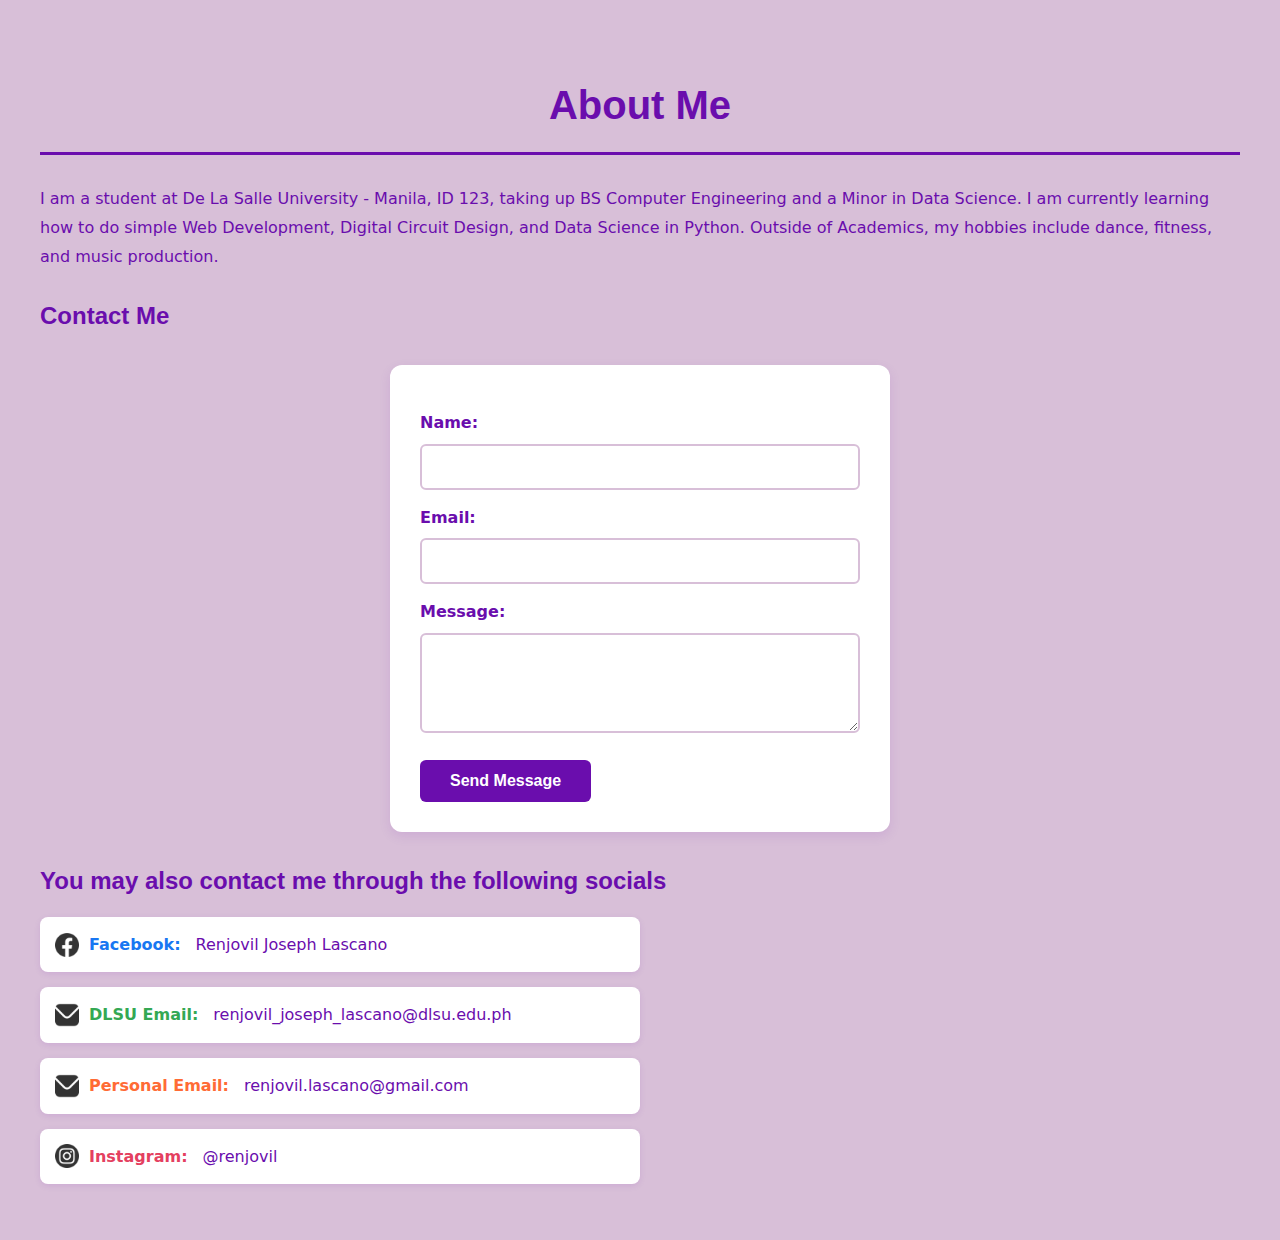
<file: about.html>
<!DOCTYPE html>
<html lang="en">
<head>
    <meta charset="UTF-8">
    <meta name="viewport" content="width=device-width, initial-scale=1.0">
    <title>About Me</title>
    <link rel="stylesheet" href="styles.css">
</head>
<body class="content-page">
    <h2 class="page-title">About Me</h2>
    
    <p>
        I am a student at De La Salle University - Manila, ID 123, taking up BS Computer Engineering and a Minor in Data Science. 
        I am currently learning how to do simple Web Development, Digital Circuit Design, and Data Science in Python. 
        Outside of Academics, my hobbies include dance, fitness, and music production.
    </p>

    <h2 class="section-title">Contact Me</h2>
    
    <form class="contact-form">
        <label for="name" class="form-label">Name:</label>
        <input type="text" id="name" name="name" class="form-input" required>

        <label for="email" class="form-label">Email:</label>
        <input type="email" id="email" name="email" class="form-input" required>

        <label for="message" class="form-label">Message:</label>
        <textarea id="message" name="message" rows="4" class="form-textarea" required></textarea>

        <input type="submit" value="Send Message" class="form-submit">
    </form>
    
    <h4 class="section-title">You may also contact me through the following socials</h4>
    
    <ul class="contact-list">
        <li>
            <img src="images/facebook.png" alt="Facebook" width="24" height="24" class="contact-icon">
            <span class="contact-type facebook">Facebook:</span> Renjovil Joseph Lascano
        </li>
        <li>
            <img src="images/envelope.png" alt="DLSU Email" width="24" height="24" class="contact-icon">
            <span class="contact-type email">DLSU Email:</span> renjovil_joseph_lascano@dlsu.edu.ph
        </li>
        <li>
            <img src="images/envelope.png" alt="Personal Email" width="24" height="24" class="contact-icon">
            <span class="contact-type personal-email">Personal Email:</span> renjovil.lascano@gmail.com
        </li>
        <li>
            <img src="images/instagram-circle.png" alt="Instagram" width="24" height="24" class="contact-icon">
            <span class="contact-type instagram">Instagram:</span> @renjovil 
        </li>
    </ul>
</body>
</html>
</file>
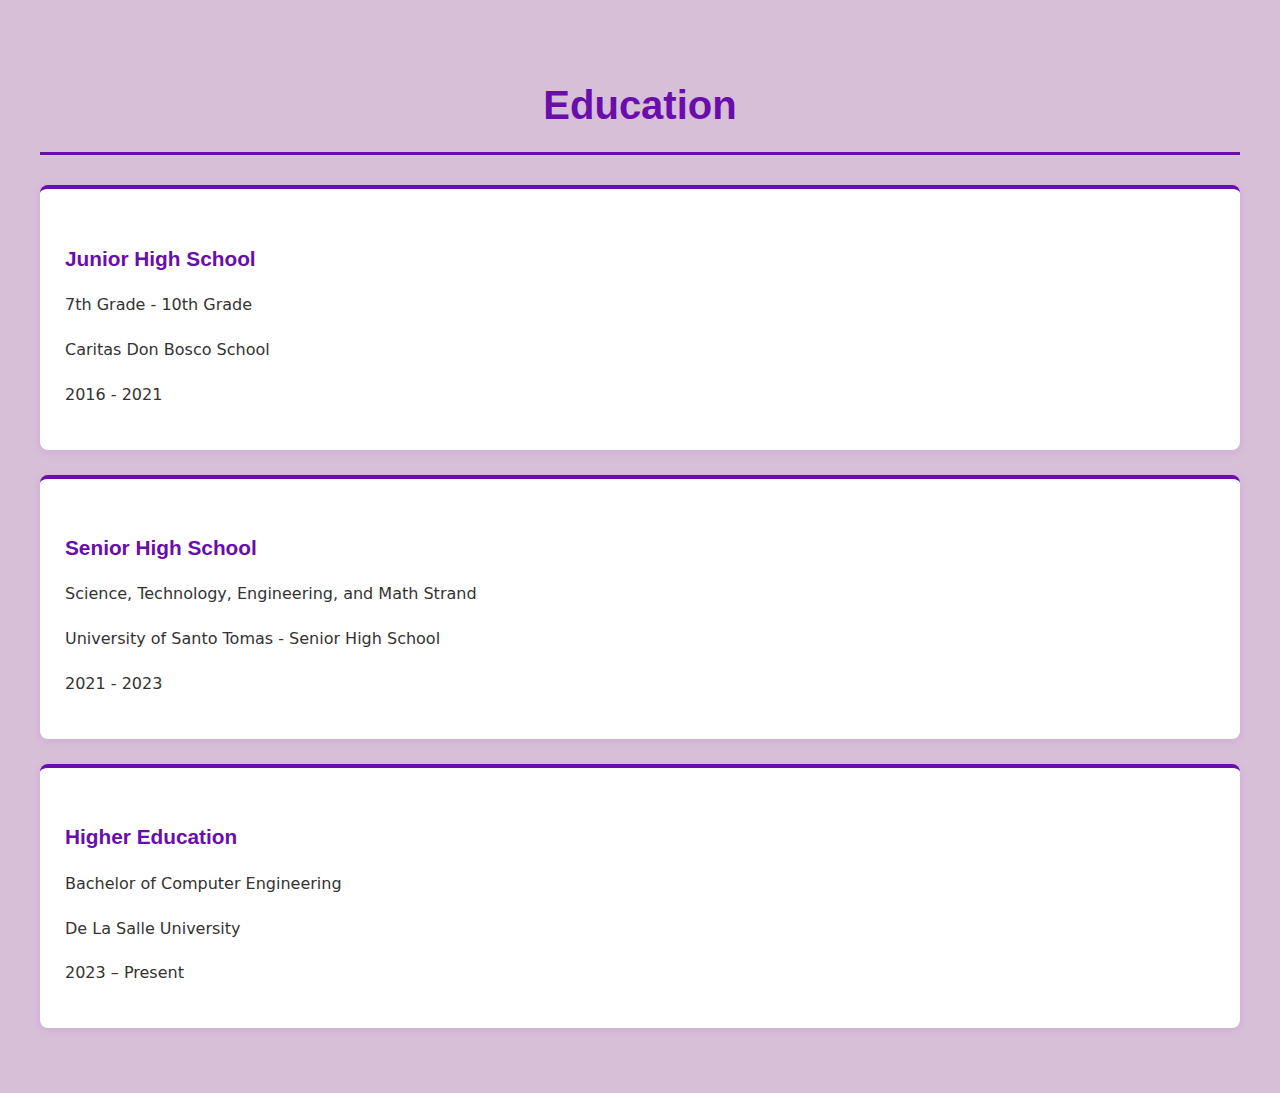
<file: education.html>
<!DOCTYPE html>
<html lang="en">
<head>
    <meta charset="UTF-8">
    <meta name="viewport" content="width=device-width, initial-scale=1.0">
    <title>Education</title>
    <link rel="stylesheet" href="styles.css">
</head>
<body class="content-page">
    <h2 class="page-title">Education</h2>

    <div class="education-container">
        <div class="education-block fade-in">
            <h4 class="education-level">Junior High School</h4>
            <div class="education-details">
                <p>7th Grade - 10th Grade</p>
                <p>Caritas Don Bosco School</p>
                <p>2016 - 2021</p>
            </div>
        </div>

        <div class="education-block fade-in">
            <h4 class="education-level">Senior High School</h4>
            <div class="education-details">
                <p>Science, Technology, Engineering, and Math Strand</p>
                <p>University of Santo Tomas - Senior High School</p>
                <p>2021 - 2023</p>
            </div>
        </div>

        <div class="education-block fade-in">
            <h4 class="education-level">Higher Education</h4>
            <div class="education-details">
                <p>Bachelor of Computer Engineering</p>
                <p>De La Salle University</p>
                <p>2023 – Present</p>
            </div>
        </div>
    </div>
</body>
</html>
</file>
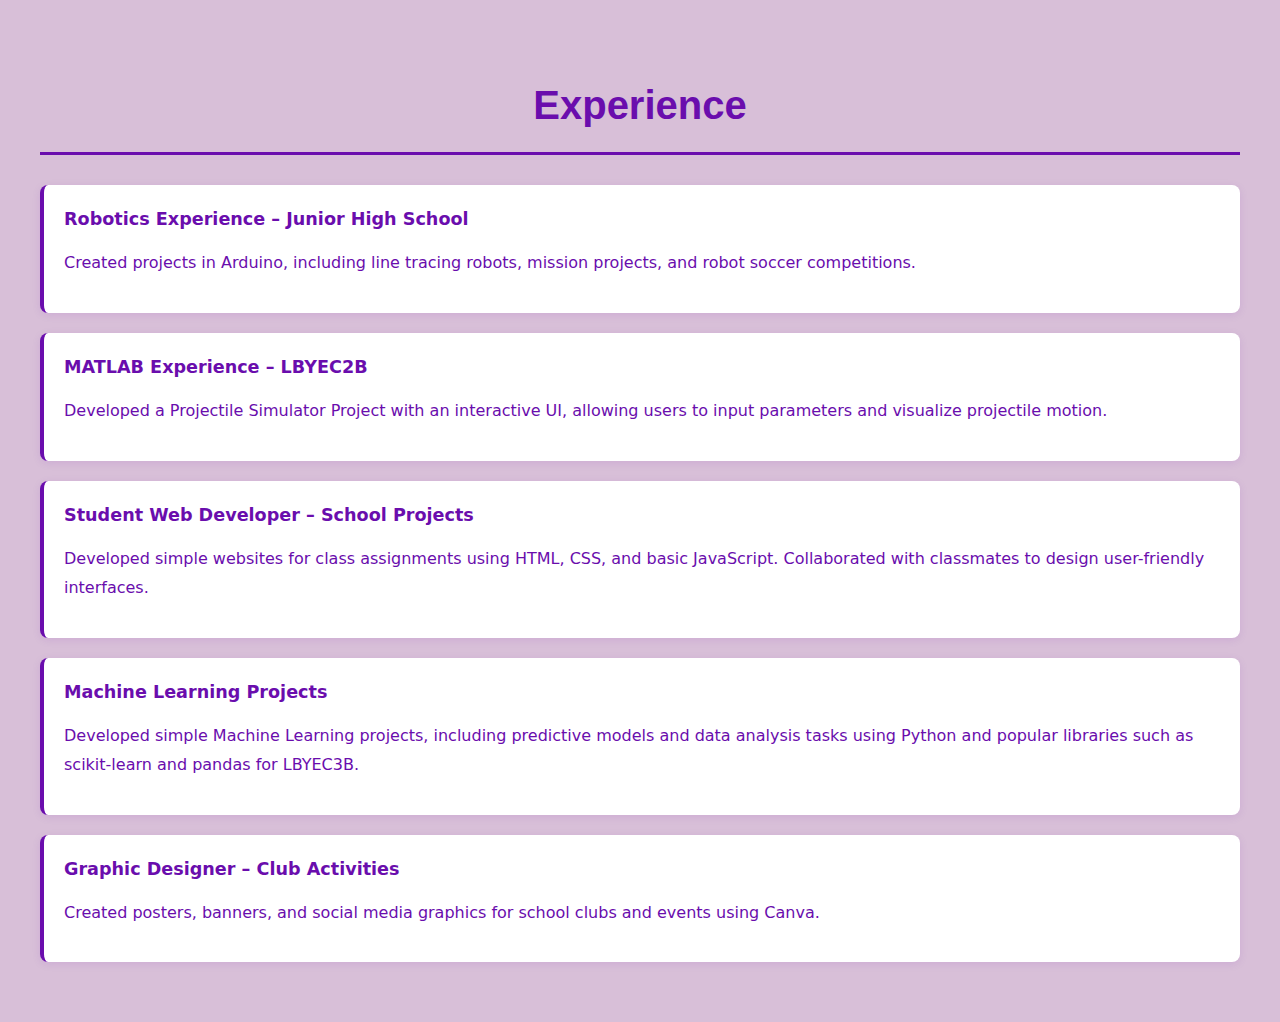
<file: experience.html>
<!DOCTYPE html>
<html lang="en">
<head>
    <meta charset="UTF-8">
    <meta name="viewport" content="width=device-width, initial-scale=1.0">
    <title>Experience</title>
    <link rel="stylesheet" href="styles.css">
</head>
<body class="content-page">
    <h2 class="page-title">Experience</h2>

    <ul class="content-list">
        <li class="fade-in">
            <div class="list-item-title">Robotics Experience – Junior High School</div>
            <p>Created projects in Arduino, including line tracing robots, mission projects, and robot soccer competitions.</p>
        </li>
        
        <li class="fade-in">
            <div class="list-item-title">MATLAB Experience – LBYEC2B</div>
            <p>Developed a Projectile Simulator Project with an interactive UI, allowing users to input parameters and visualize projectile motion.</p>
        </li>
        
        <li class="fade-in">
            <div class="list-item-title">Student Web Developer – School Projects</div>
            <p>Developed simple websites for class assignments using HTML, CSS, and basic JavaScript. Collaborated with classmates to design user-friendly interfaces.</p>
        </li>
        
        <li class="fade-in">
            <div class="list-item-title">Machine Learning Projects</div>
            <p>Developed simple Machine Learning projects, including predictive models and data analysis tasks using Python and popular libraries such as scikit-learn and pandas for LBYEC3B.</p>
        </li>
        
        <li class="fade-in">
            <div class="list-item-title">Graphic Designer – Club Activities</div>
            <p>Created posters, banners, and social media graphics for school clubs and events using Canva.</p>
        </li>
    </ul>
</body>
</html>
</file>
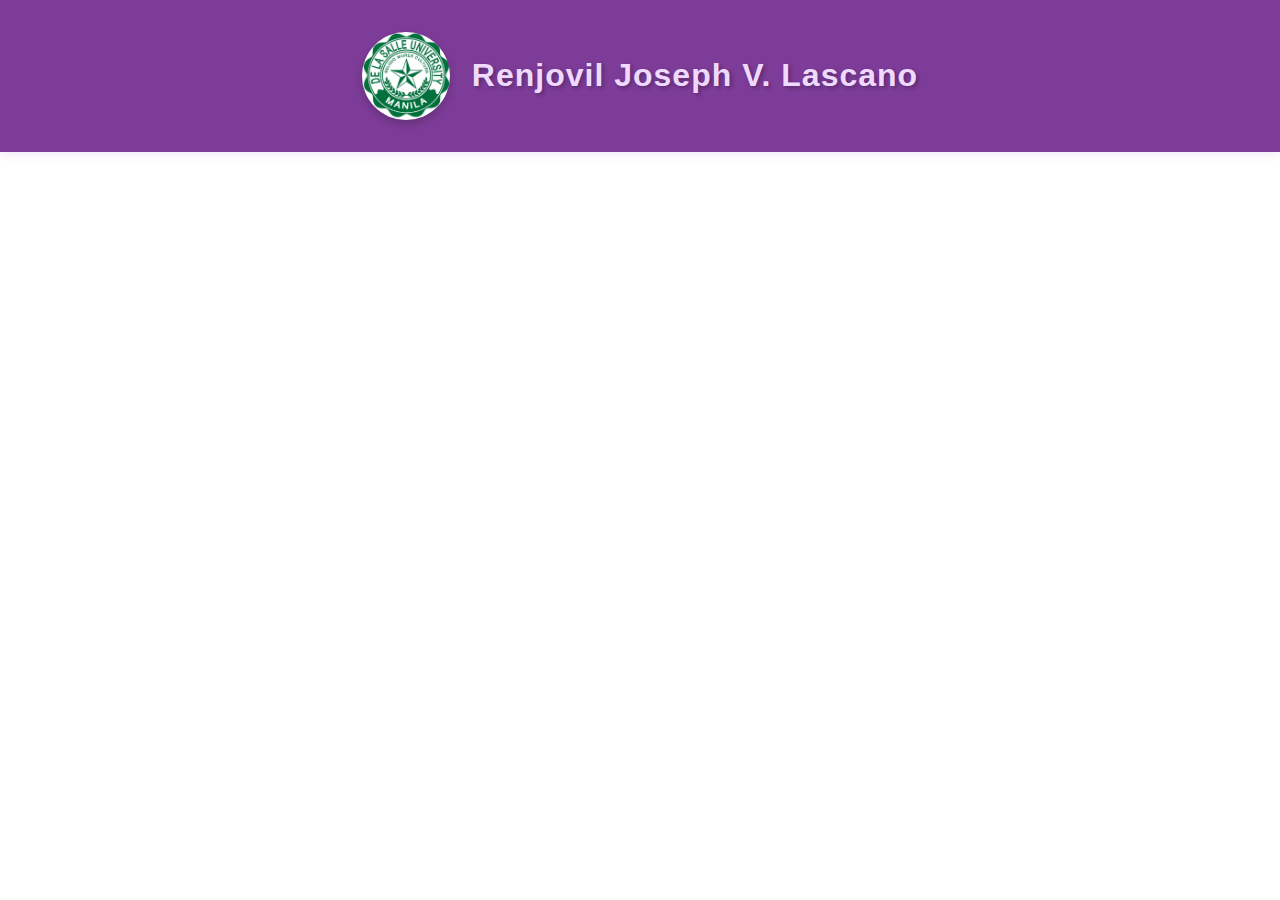
<file: header.html>
<!DOCTYPE html>
<html lang="en">
<head>
    <meta charset="UTF-8">
    <meta name="viewport" content="width=device-width, initial-scale=1.0">
    <title>Header</title>
    <link rel="stylesheet" href="styles.css">
</head>
<body>
    <div class="header-container">
        <table class="header-table" cellpadding="10">
            <tr>
                <td>
                    <img src="images/logo.jpg" alt="DLSU Logo - Truth, Excellence, Service" 
                         height="88" width="88" class="header-logo">
                </td>
                <td>
                    <h1 class="header-title">Renjovil Joseph V. Lascano</h1>
                </td>
            </tr>
        </table>
    </div>
</body>
</html>
</file>
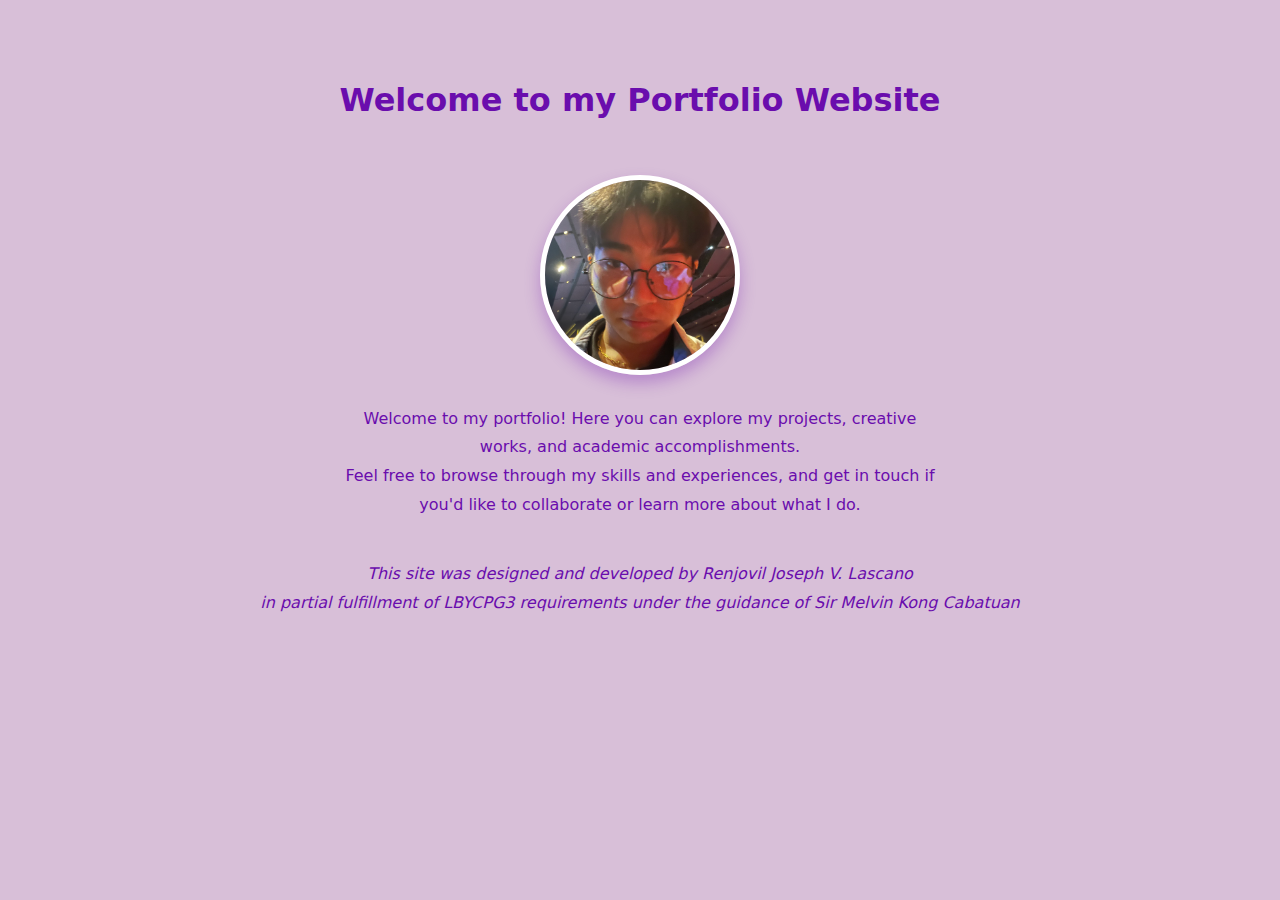
<file: home.html>
<!DOCTYPE html>
<html lang="en">
<head>
    <meta charset="UTF-8">
    <meta name="viewport" content="width=device-width, initial-scale=1.0">
    <title>Home - Portfolio</title>
    <link rel="stylesheet" href="css/styles.css">
</head>
<body class="content-page">
    <div class="text-center fade-in">
        <p class="welcome-message">Welcome to my Portfolio Website</p>
        
        <img src="images/selfportrait.jpeg" width="200" alt="Renjovil Joseph V. Lascano" class="profile-image">
        
        <p class="intro-text">
            Welcome to my portfolio! Here you can explore my projects, creative works, and academic accomplishments.
            <br>Feel free to browse through my skills and experiences, and get in touch if you'd like to collaborate or learn more about what I do.
        </p>
        
        <p class="footer-text">
            This site was designed and developed by Renjovil Joseph V. Lascano
            <br>in partial fulfillment of LBYCPG3 requirements under the guidance of Sir Melvin Kong Cabatuan
        </p>
    </div>
</body>
</html>
</file>
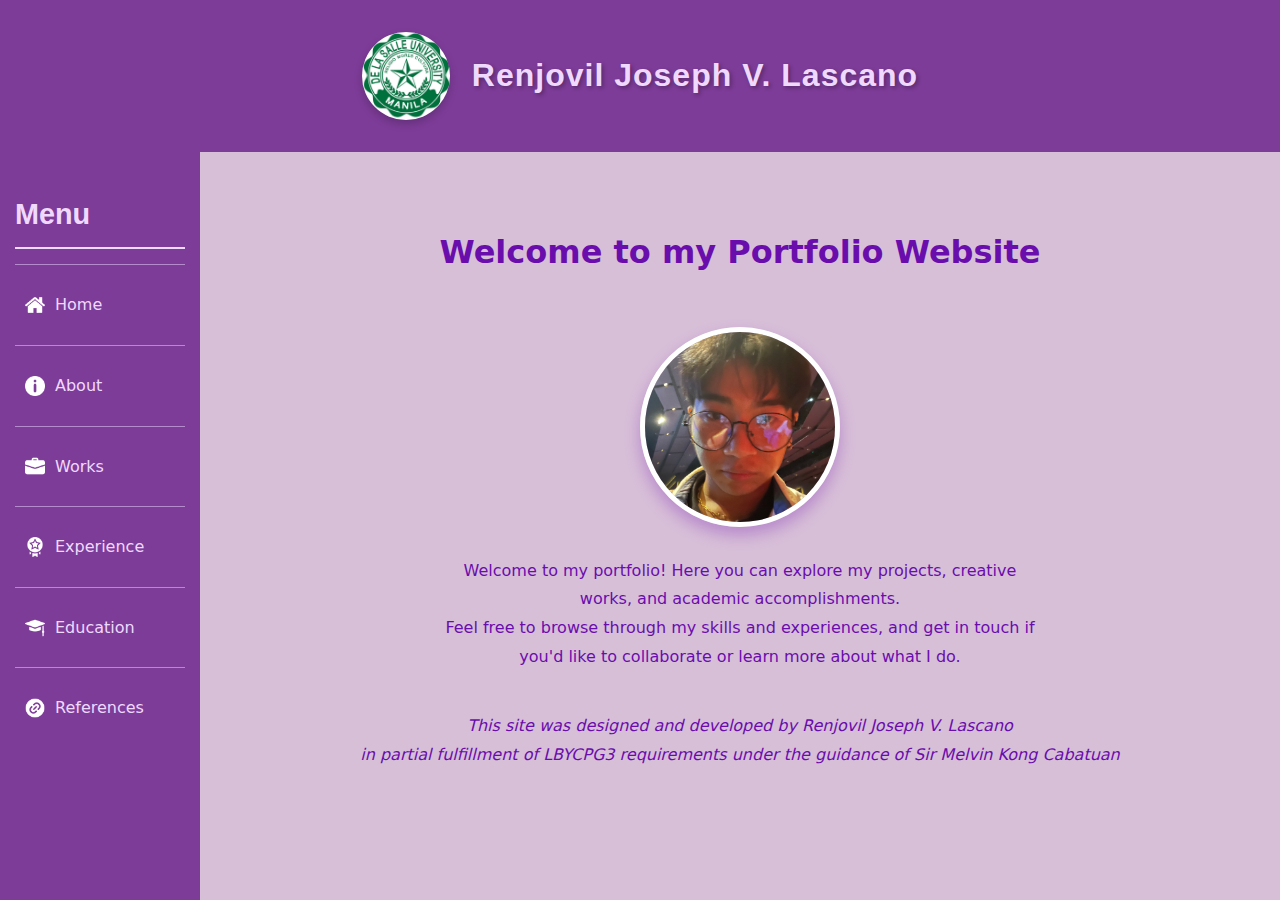
<file: index (1).html>
<!DOCTYPE html>
<html lang="en">
<head>
    <meta charset="UTF-8">
    <meta name="viewport" content="width=device-width, initial-scale=1.0">
    <title>Renjovil Joseph V. Lascano - Portfolio</title>
    <link rel="stylesheet" href="styles.css">
    <style>
        body {
            margin: 0;
            padding: 0;
            overflow: hidden;
        }
        
        .layout-container {
            display: grid;
            grid-template-rows: auto 1fr;
            grid-template-columns: 200px 1fr;
            height: 100vh;
        }
        
        .header-section {
            grid-column: 1 / -1;
        }
        
        .sidebar-section {
            overflow-y: auto;
        }
        
        .main-section {
            overflow-y: auto;
        }
        
        .main-section iframe {
            width: 100%;
            height: 100%;
            border: none;
        }
        
        @media screen and (max-width: 768px) {
            .layout-container {
                grid-template-columns: 1fr;
                grid-template-rows: auto auto 1fr;
            }
            
            .sidebar-section {
                grid-column: 1;
            }
        }
    </style>
</head>
<body>
    <div class="layout-container">
        <div class="header-section">
            <div class="header-container">
                <table class="header-table" cellpadding="10">
                    <tr>
                        <td>
                            <img src="images/logo.jpg" alt="DLSU Logo" height="88" width="88" class="header-logo">
                        </td>
                        <td>
                            <h1 class="header-title">Renjovil Joseph V. Lascano</h1>
                        </td>
                    </tr>
                </table>
            </div>
        </div>
        
        <div class="sidebar-section">
            <div class="menu-container">
                <h1 class="menu-title">Menu</h1>
                <hr class="menu-divider">
                
                <a href="home.html" target="mainContent" class="menu-link">
                    <img src="images/home.png" alt="Home" width="20" height="20">
                    <span>Home</span>
                </a>
                <hr class="menu-divider">
                
                <a href="about.html" target="mainContent" class="menu-link">
                    <img src="images/about.png" alt="About" width="20" height="20">
                    <span>About</span>
                </a>
                <hr class="menu-divider">
                
                <a href="works.html" target="mainContent" class="menu-link">
                    <img src="images/works.png" alt="Works" width="20" height="20">
                    <span>Works</span>
                </a>
                <hr class="menu-divider">
                
                <a href="experience.html" target="mainContent" class="menu-link">
                    <img src="images/experience.png" alt="Experience" width="20" height="20">
                    <span>Experience</span>
                </a>
                <hr class="menu-divider">
                
                <a href="education.html" target="mainContent" class="menu-link">
                    <img src="images/education.png" alt="Education" width="20" height="20">
                    <span>Education</span>
                </a>
                <hr class="menu-divider">
                
                <a href="references.html" target="mainContent" class="menu-link">
                    <img src="images/references.png" alt="References" width="20" height="20">
                    <span>References</span>
                </a>
            </div>
        </div>
        
        <div class="main-section">
            <iframe src="home.html" name="mainContent"></iframe>
        </div>
    </div>
</body>
</html>
</file>
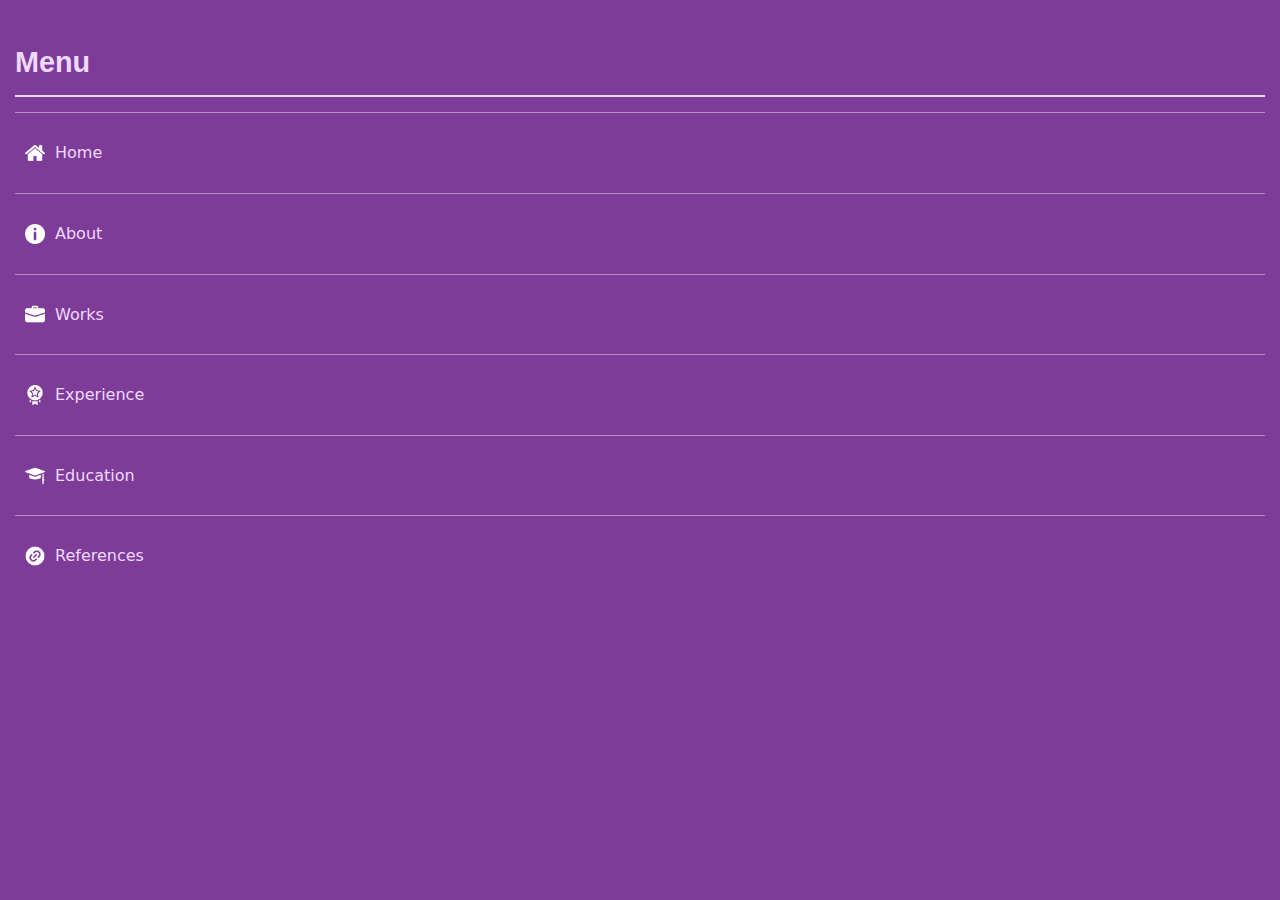
<file: menu.html>
<!DOCTYPE html>
<html lang="en">
<head>
    <meta charset="UTF-8">
    <meta name="viewport" content="width=device-width, initial-scale=1.0">
    <title>Navigation Menu</title>
    <link rel="stylesheet" href="styles.css">
</head>
<body>
    <div class="menu-container">
        <h1 class="menu-title">Menu</h1>
        <hr class="menu-divider">
        
        <a href="home.html" target="winmain" class="menu-link">
            <img src="images/home.png" alt="Home Icon" width="20" height="20">
            <span>Home</span>
        </a>
        <hr class="menu-divider">
        
        <a href="about.html" target="winmain" class="menu-link">
            <img src="images/about.png" alt="About Icon" width="20" height="20">
            <span>About</span>
        </a>
        <hr class="menu-divider">
        
        <a href="works.html" target="winmain" class="menu-link">
            <img src="images/works.png" alt="Works Icon" width="20" height="20">
            <span>Works</span>
        </a>
        <hr class="menu-divider">
        
        <a href="experience.html" target="winmain" class="menu-link">
            <img src="images/experience.png" alt="Experience Icon" width="20" height="20">
            <span>Experience</span>
        </a>
        <hr class="menu-divider">
        
        <a href="education.html" target="winmain" class="menu-link">
            <img src="images/education.png" alt="Education Icon" width="20" height="20">
            <span>Education</span>
        </a>
        <hr class="menu-divider">
        
        <a href="references.html" target="winmain" class="menu-link">
            <img src="images/references.png" alt="References Icon" width="20" height="20">
            <span>References</span>
        </a>
    </div>
</body>
</html>
</file>
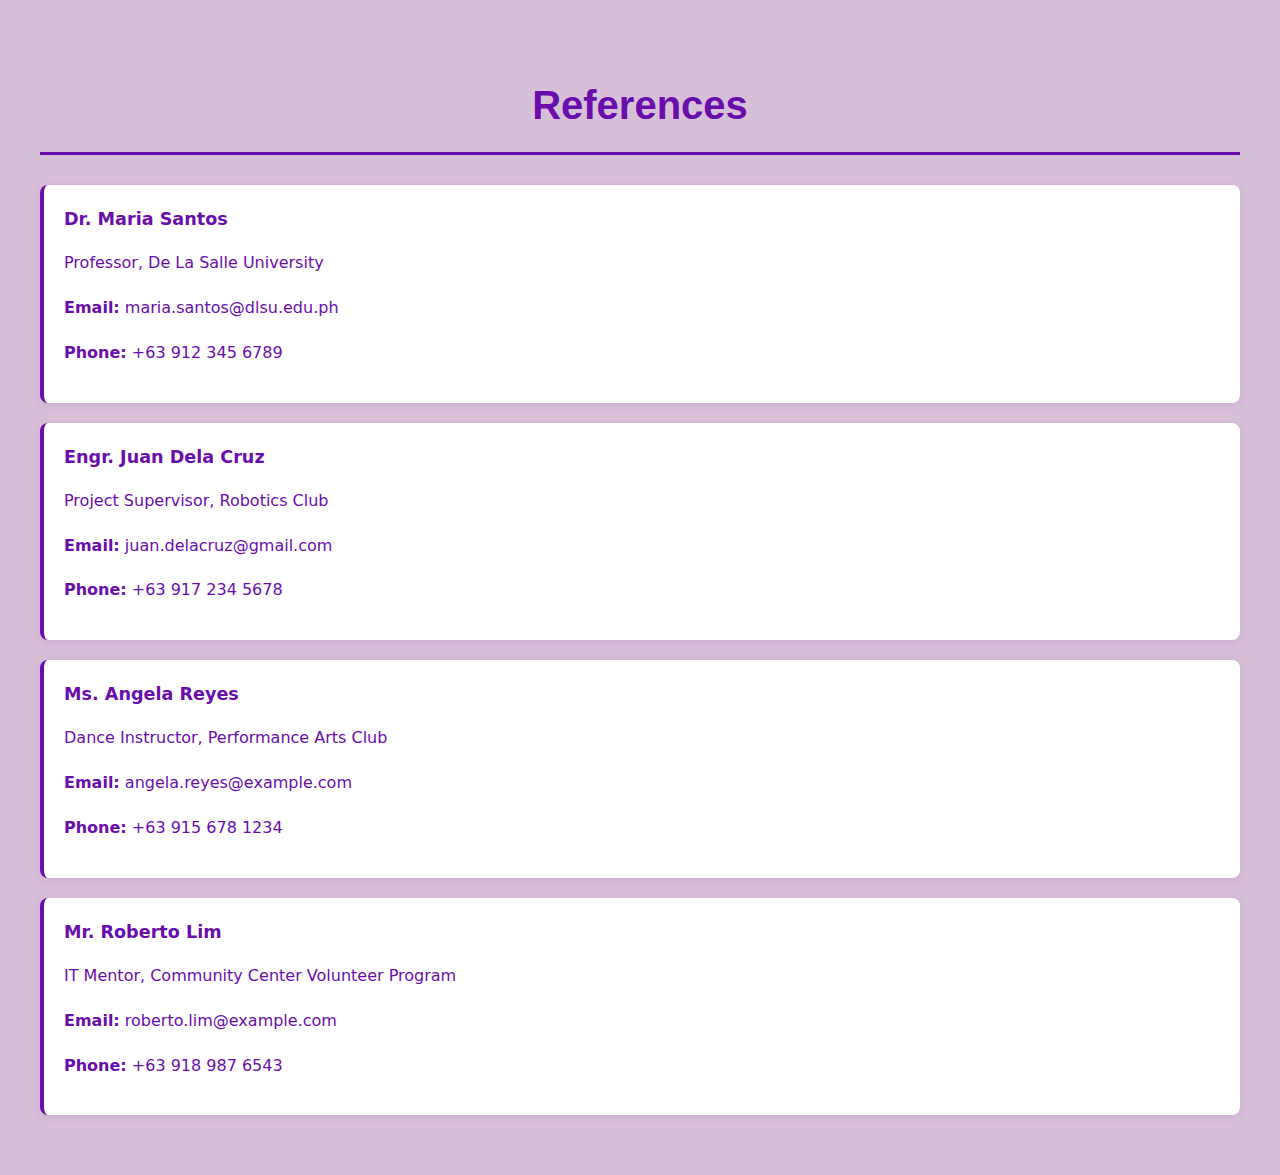
<file: references.html>
<!DOCTYPE html>
<html lang="en">
<head>
    <meta charset="UTF-8">
    <meta name="viewport" content="width=device-width, initial-scale=1.0">
    <title>References</title>
    <link rel="stylesheet" href="styles.css">
</head>
<body class="content-page">
    <h2 class="page-title">References</h2>
    
    <ul class="content-list">
        <li class="fade-in">
            <div class="list-item-title">Dr. Maria Santos</div>
            <p>Professor, De La Salle University</p>
            <p><strong>Email:</strong> maria.santos@dlsu.edu.ph</p>
            <p><strong>Phone:</strong> +63 912 345 6789</p>
        </li>
        
        <li class="fade-in">
            <div class="list-item-title">Engr. Juan Dela Cruz</div>
            <p>Project Supervisor, Robotics Club</p>
            <p><strong>Email:</strong> juan.delacruz@gmail.com</p>
            <p><strong>Phone:</strong> +63 917 234 5678</p>
        </li>
        
        <li class="fade-in">
            <div class="list-item-title">Ms. Angela Reyes</div>
            <p>Dance Instructor, Performance Arts Club</p>
            <p><strong>Email:</strong> angela.reyes@example.com</p>
            <p><strong>Phone:</strong> +63 915 678 1234</p>
        </li>
        
        <li class="fade-in">
            <div class="list-item-title">Mr. Roberto Lim</div>
            <p>IT Mentor, Community Center Volunteer Program</p>
            <p><strong>Email:</strong> roberto.lim@example.com</p>
            <p><strong>Phone:</strong> +63 918 987 6543</p>
        </li>
    </ul>
</body>
</html>
</file>
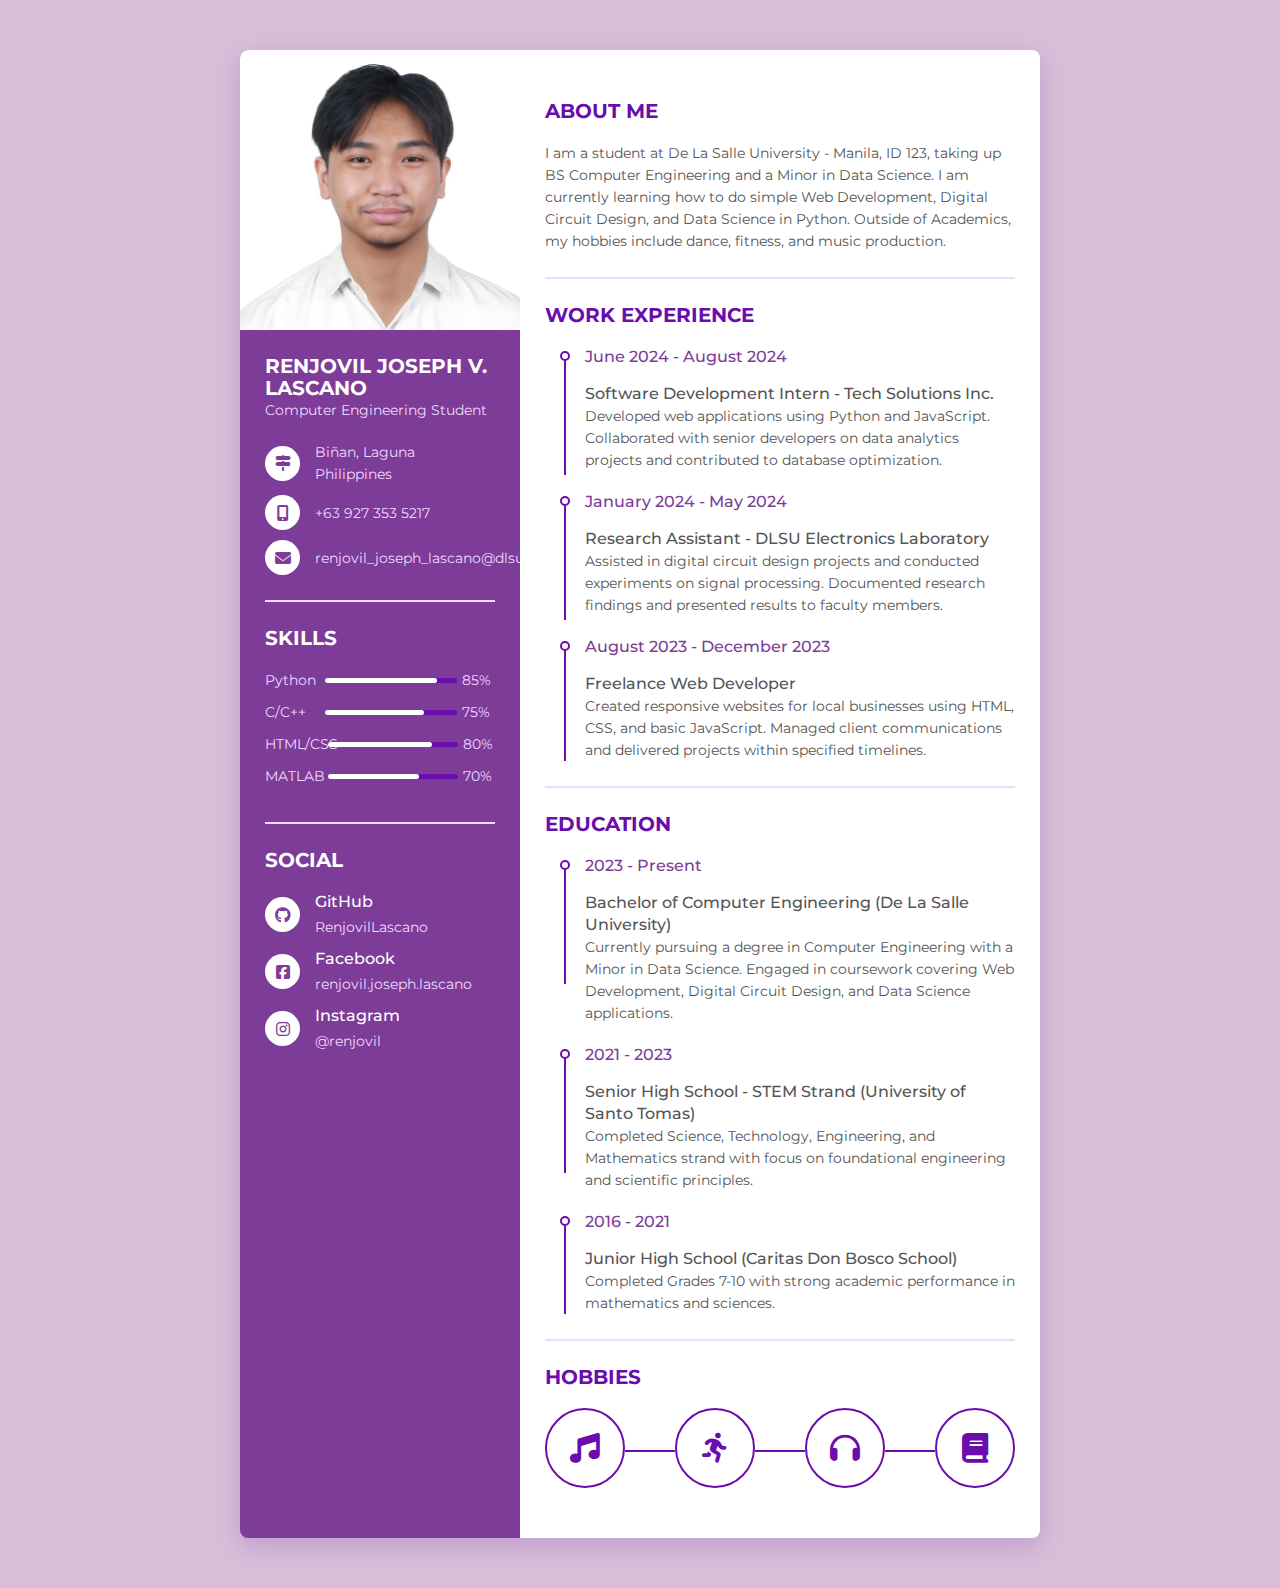
<file: resume.html>
<!DOCTYPE html>
<html lang="en">
<head>
	<meta charset="UTF-8">
	<meta name="viewport" content="width=device-width, initial-scale=1.0">
	<title>Renjovil Joseph V. Lascano - Resume</title>
	<link rel="stylesheet" href="resume-styles.css">
	<link rel="stylesheet" href="https://cdnjs.cloudflare.com/ajax/libs/font-awesome/6.4.0/css/all.min.css">
</head>
<body>

<div class="resume">
   <div class="resume_left">
     <div class="resume_profile">
       <img src="images/pic.jpg" alt="Renjovil Joseph V. Lascano - Profile Picture">
     </div>
     <div class="resume_content">
       <div class="resume_item resume_info">
         <div class="title">
           <p class="bold">Renjovil Joseph V. Lascano</p>
           <p class="regular">Computer Engineering Student</p>
         </div>
         <ul>
           <li>
             <div class="icon">
               <i class="fas fa-map-signs"></i>
             </div>
             <div class="data">
               Biñan, Laguna <br /> Philippines
             </div>
           </li>
           <li>
             <div class="icon">
               <i class="fas fa-mobile-alt"></i>
             </div>
             <div class="data">
               +63 927 353 5217
             </div>
           </li>
           <li>
             <div class="icon">
               <i class="fas fa-envelope"></i>
             </div>
             <div class="data">
               renjovil_joseph_lascano@dlsu.edu.ph
             </div>
           </li>
         </ul>
       </div>
       <div class="resume_item resume_skills">
         <div class="title">
           <p class="bold">Skills</p>
         </div>
         <ul>
           <li>
             <div class="skill_name">
               Python
             </div>
             <div class="skill_progress">
               <span style="width: 85%;"></span>
             </div>
             <div class="skill_per">85%</div>
           </li>
           <li>
             <div class="skill_name">
               C/C++
             </div>
             <div class="skill_progress">
               <span style="width: 75%;"></span>
             </div>
             <div class="skill_per">75%</div>
           </li>
           <li>
             <div class="skill_name">
               HTML/CSS
             </div>
             <div class="skill_progress">
               <span style="width: 80%;"></span>
             </div>
             <div class="skill_per">80%</div>
           </li>
           <li>
             <div class="skill_name">
               MATLAB
             </div>
             <div class="skill_progress">
               <span style="width: 70%;"></span>
             </div>
             <div class="skill_per">70%</div>
           </li>
         </ul>
       </div>
       <div class="resume_item resume_social">
         <div class="title">
           <p class="bold">Social</p>
         </div>
         <ul>
           <li>
             <div class="icon">
               <i class="fab fa-github"></i>
             </div>
             <div class="data">
               <p class="semi-bold">GitHub</p>
               <p>RenjovilLascano</p>
             </div>
           </li>
           <li>
             <div class="icon">
               <i class="fab fa-facebook-square"></i>
             </div>
             <div class="data">
               <p class="semi-bold">Facebook</p>
               <p>renjovil.joseph.lascano</p>
             </div>
           </li>
           <li>
             <div class="icon">
               <i class="fab fa-instagram"></i>
             </div>
             <div class="data">
               <p class="semi-bold">Instagram</p>
               <p>@renjovil</p>
             </div>
           </li>
         </ul>
       </div>
     </div>
  </div>
  <div class="resume_right">
    <div class="resume_item resume_about">
        <div class="title">
           <p class="bold">About Me</p>
         </div>
        <p>I am a student at De La Salle University - Manila, ID 123, taking up BS Computer Engineering and a Minor in Data Science. I am currently learning how to do simple Web Development, Digital Circuit Design, and Data Science in Python. Outside of Academics, my hobbies include dance, fitness, and music production.</p>
    </div>
    <div class="resume_item resume_work">
        <div class="title">
           <p class="bold">Work Experience</p>
         </div>
        <ul>
            <li>
                <div class="date">June 2024 - August 2024</div> 
                <div class="info">
                     <p class="semi-bold">Software Development Intern - Tech Solutions Inc.</p> 
                  <p>Developed web applications using Python and JavaScript. Collaborated with senior developers on data analytics projects and contributed to database optimization.</p>
                </div>
            </li>
            <li>
              <div class="date">January 2024 - May 2024</div>
              <div class="info">
                     <p class="semi-bold">Research Assistant - DLSU Electronics Laboratory</p> 
                  <p>Assisted in digital circuit design projects and conducted experiments on signal processing. Documented research findings and presented results to faculty members.</p>
                </div>
            </li>
            <li>
              <div class="date">August 2023 - December 2023</div>
              <div class="info">
                     <p class="semi-bold">Freelance Web Developer</p> 
                  <p>Created responsive websites for local businesses using HTML, CSS, and basic JavaScript. Managed client communications and delivered projects within specified timelines.</p>
                </div>
            </li>
        </ul>
    </div>
    <div class="resume_item resume_education">
      <div class="title">
           <p class="bold">Education</p>
         </div>
      <ul>
            <li>
                <div class="date">2023 - Present</div> 
                <div class="info">
                     <p class="semi-bold">Bachelor of Computer Engineering (De La Salle University)</p> 
                  <p>Currently pursuing a degree in Computer Engineering with a Minor in Data Science. Engaged in coursework covering Web Development, Digital Circuit Design, and Data Science applications.</p>
                </div>
            </li>
            <li>
              <div class="date">2021 - 2023</div>
              <div class="info">
                     <p class="semi-bold">Senior High School - STEM Strand (University of Santo Tomas)</p> 
                  <p>Completed Science, Technology, Engineering, and Mathematics strand with focus on foundational engineering and scientific principles.</p>
                </div>
            </li>
            <li>
              <div class="date">2016 - 2021</div>
              <div class="info">
                     <p class="semi-bold">Junior High School (Caritas Don Bosco School)</p> 
                  <p>Completed Grades 7-10 with strong academic performance in mathematics and sciences.</p>
                </div>
            </li>
        </ul>
    </div>
    <div class="resume_item resume_hobby">
      <div class="title">
           <p class="bold">Hobbies</p>
         </div>
       <ul>
         <li><i class="fas fa-music"></i></li>
         <li><i class="fas fa-running"></i></li>
         <li><i class="fas fa-headphones"></i></li>
         <li><i class="fas fa-book"></i></li>
      </ul>
    </div>
  </div>
</div>

</body>
</html>
</file>
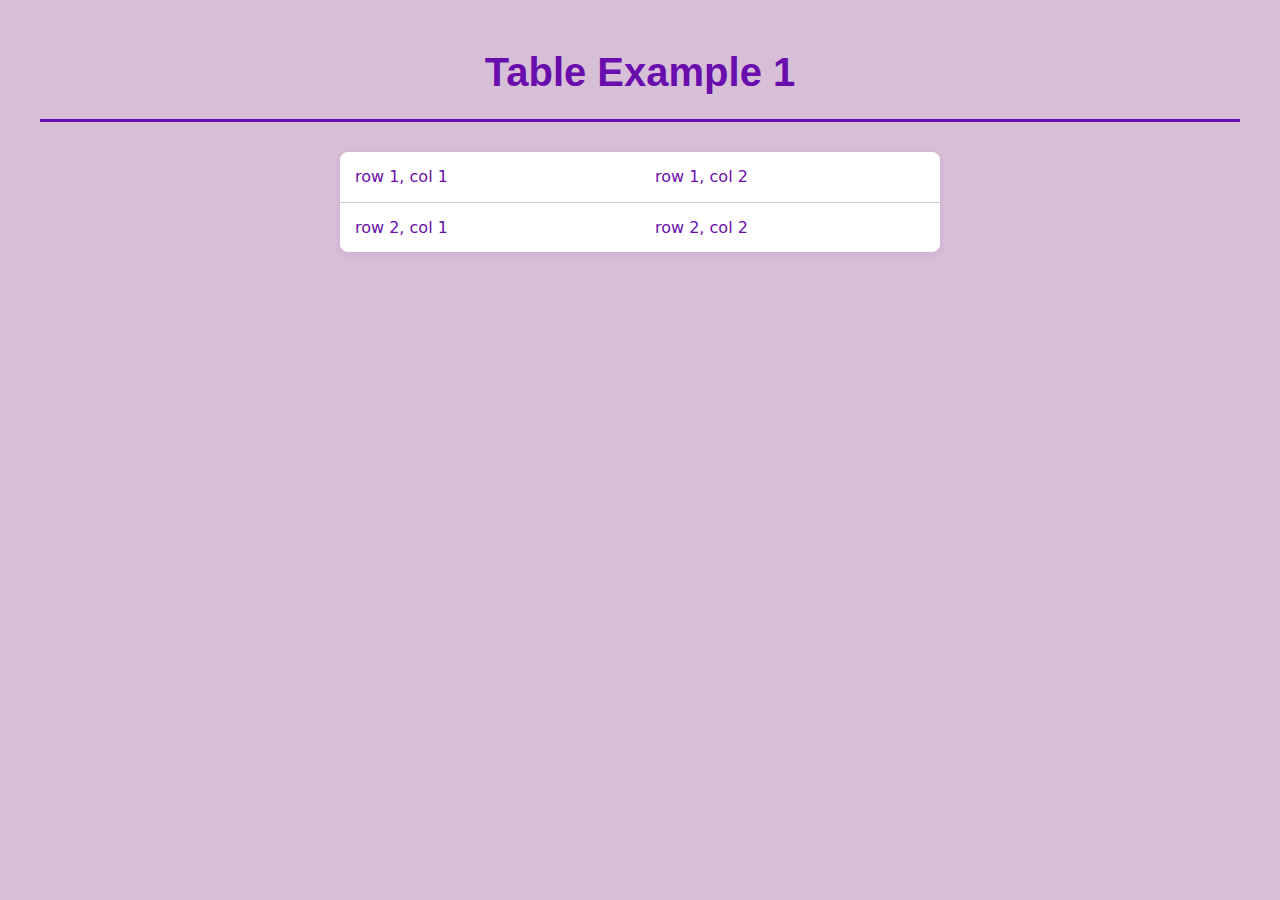
<file: table1.html>
<!DOCTYPE html>
<html lang="en">
<head>
    <meta charset="UTF-8">
    <meta name="viewport" content="width=device-width, initial-scale=1.0">
    <title>Table Example 1</title>
    <link rel="stylesheet" href="css/styles.css">
</head>
<body class="content-page">
    <h2 class="page-title">Table Example 1</h2>
    
    <table class="styled-table">
        <tr>
            <td>row 1, col 1</td>
            <td>row 1, col 2</td>
        </tr>
        <tr>
            <td>row 2, col 1</td>
            <td>row 2, col 2</td>
        </tr>
    </table>
</body>
</html>
</file>
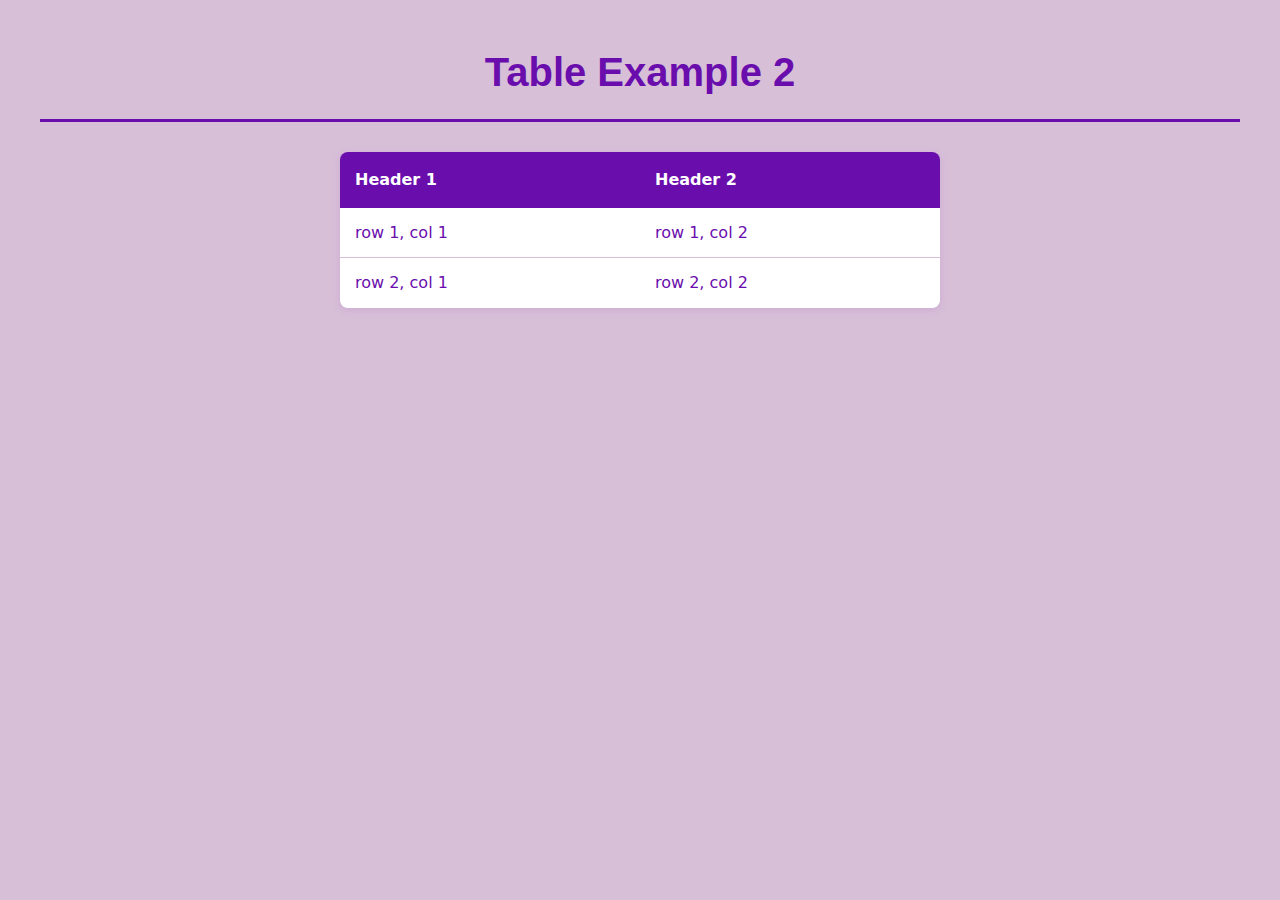
<file: table2.html>
<!DOCTYPE html>
<html lang="en">
<head>
    <meta charset="UTF-8">
    <meta name="viewport" content="width=device-width, initial-scale=1.0">
    <title>Table Example 2</title>
    <link rel="stylesheet" href="css/styles.css">
</head>
<body class="content-page">
    <h2 class="page-title">Table Example 2</h2>
    
    <table class="styled-table">
        <tr>
            <th>Header 1</th>
            <th>Header 2</th>
        </tr>
        <tr>
            <td>row 1, col 1</td>
            <td>row 1, col 2</td>
        </tr>
        <tr>
            <td>row 2, col 1</td>
            <td>row 2, col 2</td>
        </tr>
    </table>
</body>
</html>
</file>
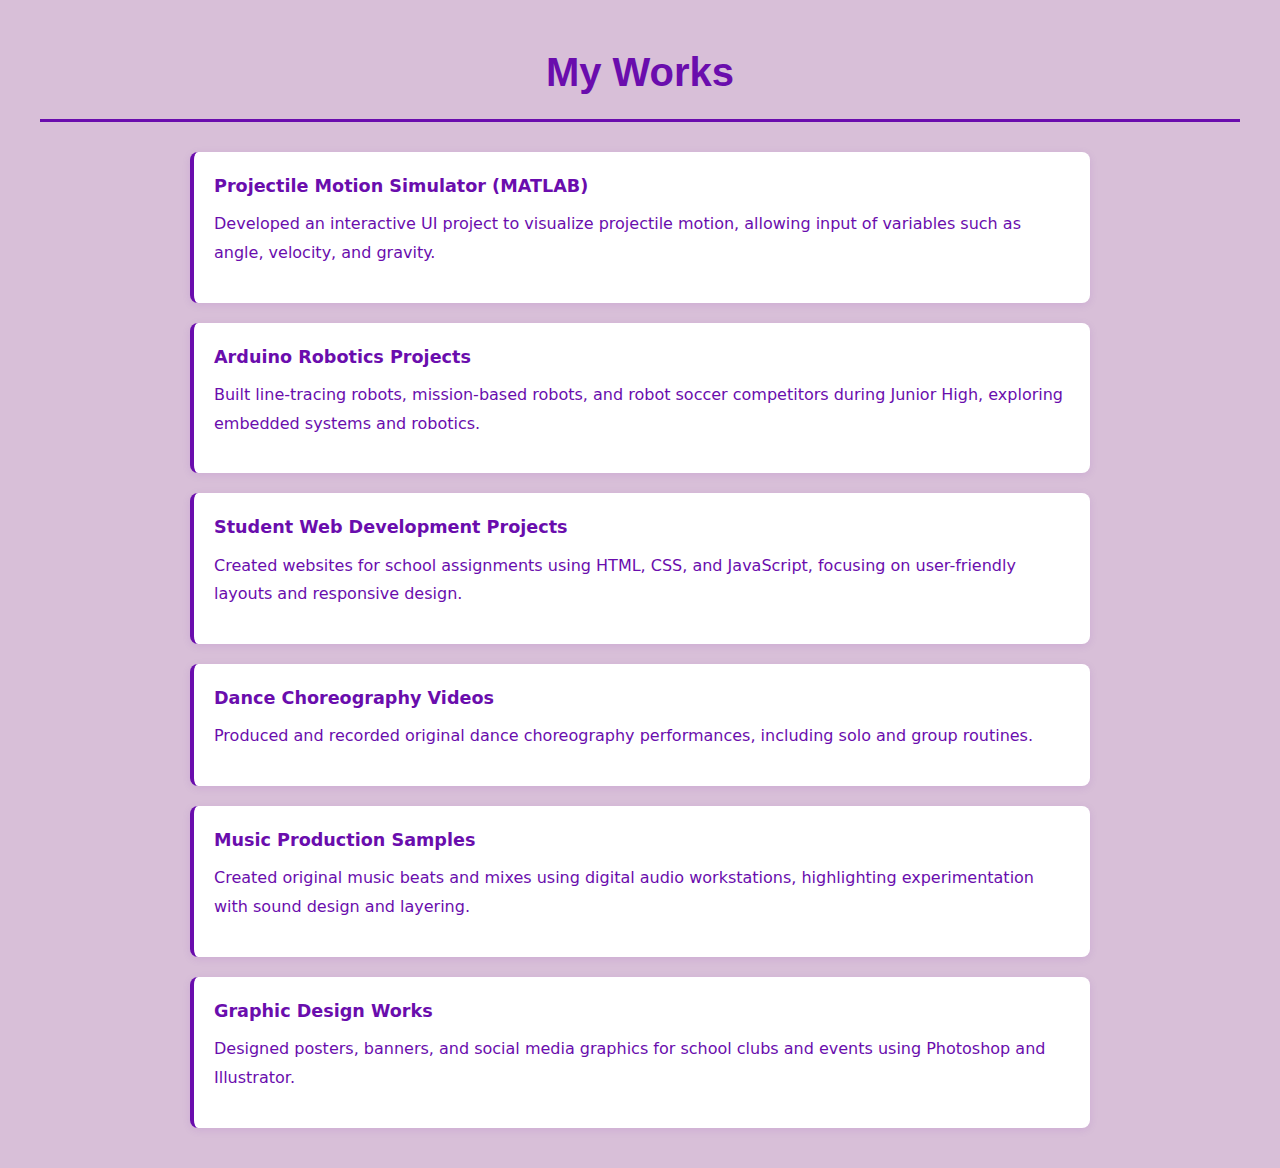
<file: works.html>
<!DOCTYPE html>
<html lang="en">
<head>
    <meta charset="UTF-8">
    <meta name="viewport" content="width=device-width, initial-scale=1.0">
    <title>My Works</title>
    <link rel="stylesheet" href="css/styles.css">
</head>
<body class="content-page">
    <h2 class="page-title">My Works</h2>
    
    <ul class="content-list">
        <li class="fade-in">
            <div class="list-item-title">Projectile Motion Simulator (MATLAB)</div>
            <p>Developed an interactive UI project to visualize projectile motion, allowing input of variables such as angle, velocity, and gravity.</p>
        </li>
        
        <li class="fade-in">
            <div class="list-item-title">Arduino Robotics Projects</div>
            <p>Built line-tracing robots, mission-based robots, and robot soccer competitors during Junior High, exploring embedded systems and robotics.</p>
        </li>
        
        <li class="fade-in">
            <div class="list-item-title">Student Web Development Projects</div>
            <p>Created websites for school assignments using HTML, CSS, and JavaScript, focusing on user-friendly layouts and responsive design.</p>
        </li>
        
        <li class="fade-in">
            <div class="list-item-title">Dance Choreography Videos</div>
            <p>Produced and recorded original dance choreography performances, including solo and group routines.</p>
        </li>
        
        <li class="fade-in">
            <div class="list-item-title">Music Production Samples</div>
            <p>Created original music beats and mixes using digital audio workstations, highlighting experimentation with sound design and layering.</p>
        </li>
        
        <li class="fade-in">
            <div class="list-item-title">Graphic Design Works</div>
            <p>Designed posters, banners, and social media graphics for school clubs and events using Photoshop and Illustrator.</p>
        </li>
    </ul>
</body>
</html>
</file>
<file: styles.css>
/*! HTML5 Boilerplate v9.0.1 | MIT License | https://html5boilerplate.com/ */

/* main.css 3.0.0 | MIT License | https://github.com/h5bp/main.css#readme */
/*
 * What follows is the result of much research on cross-browser styling.
 * Credit left inline and big thanks to Nicolas Gallagher, Jonathan Neal,
 * Kroc Camen, and the H5BP dev community and team.
 */

/* ==========================================================================
   Base styles: opinionated defaults
   ========================================================================== */

html {
  color: #222;
  font-size: 1em;
  line-height: 1.4;
}

/*
 * Remove text-shadow in selection highlight:
 * https://twitter.com/miketaylr/status/12228805301
 *
 * Customize the background color to match your design.
 */

::-moz-selection {
  background: #b3d4fc;
  text-shadow: none;
}

::selection {
  background: #b3d4fc;
  text-shadow: none;
}

/*
 * A better looking default horizontal rule
 */

hr {
  display: block;
  height: 1px;
  border: 0;
  border-top: 1px solid #ccc;
  margin: 1em 0;
  padding: 0;
}

/*
 * Remove the gap between audio, canvas, iframes,
 * images, videos and the bottom of their containers:
 * https://github.com/h5bp/html5-boilerplate/issues/440
 */

audio,
canvas,
iframe,
img,
svg,
video {
  vertical-align: middle;
}

/*
 * Remove default fieldset styles.
 */

fieldset {
  border: 0;
  margin: 0;
  padding: 0;
}

/*
 * Allow only vertical resizing of textareas.
 */

textarea {
  resize: vertical;
}

/* ==========================================================================
   Author's custom styles
   ========================================================================== */

/* Google Fonts Import */
@import url('https://fonts.googleapis.com/css2?family=Inter:wght@300;400;700&family=Roboto:wght@700&display=swap');

/* --------------------------------------------------
   CSS Variables - Color Scheme
   -------------------------------------------------- */

:root {
  /* CHANGE COLORS HERE: Main purple color for primary elements */
  --primary-purple: #6A0DAD;
  
  /* CHANGE COLORS HERE: Light purple for backgrounds */
  --light-purple: #D8BFD8;
  
  /* CHANGE COLORS HERE: Dark purple for header and navigation */
  --dark-purple: #7D3C98;
  
  /* CHANGE COLORS HERE: Accent purple for highlights and text */
  --accent-purple: #F0D9FF;
  
  /* CHANGE COLORS HERE: Dark text color */
  --text-dark: #333333;
  
  /* CHANGE COLORS HERE: Light text color */
  --text-light: #F0D9FF;
  
  /* CHANGE COLORS HERE: Shadow color (adjust the numbers for different purple tint) */
  --shadow: rgba(106, 13, 173, 0.1);
}

/* --------------------------------------------------
   Base Typography & Body Styles
   -------------------------------------------------- */

* {
  box-sizing: border-box;
}

body {
  font-family: 'Inter', -apple-system, system-ui, BlinkMacSystemFont, 'Segoe UI', 
               Ubuntu, 'Fira Sans', Roboto, 'Avenir Next', 'Helvetica Neue', 
               Helvetica, Arial, sans-serif;
  font-weight: 400;
  line-height: 1.6;
  -webkit-font-smoothing: antialiased;
  -moz-osx-font-smoothing: grayscale;
  text-rendering: optimizeLegibility;
  margin: 0;
  padding: 0;
}

/* --------------------------------------------------
   Header Styles
   -------------------------------------------------- */

.header-container {
  /* CHANGE COLORS HERE: Header background color */
  background-color: var(--dark-purple);
  padding: 20px 0;
  box-shadow: 0 2px 10px var(--shadow);
}

.header-table {
  margin: 0 auto;
}

.header-logo {
  border-radius: 50%;
  box-shadow: 0 4px 8px rgba(0, 0, 0, 0.2);
  transition: transform 0.3s ease;
}

.header-logo:hover {
  transform: scale(1.05);
}

.header-title {
  font-family: 'Roboto', sans-serif;
  font-weight: 700;
  /* CHANGE COLORS HERE: Header title text color */
  color: var(--accent-purple);
  font-size: 2em;
  text-align: center;
  letter-spacing: 1px;
  text-shadow: 2px 2px 4px rgba(0, 0, 0, 0.3);
  margin: 0;
}

/* --------------------------------------------------
   Navigation Menu Styles
   -------------------------------------------------- */

.menu-container {
  /* CHANGE COLORS HERE: Navigation menu background color */
  background-color: var(--dark-purple);
  /* CHANGE COLORS HERE: Navigation menu text color */
  color: var(--text-light);
  padding: 20px 15px;
  min-height: 100vh;
}

.menu-title {
  /* CHANGE COLORS HERE: Menu title color */
  color: var(--accent-purple);
  font-family: 'Roboto', sans-serif;
  font-size: 1.8em;
  margin-bottom: 10px;
  /* CHANGE COLORS HERE: Menu title border color */
  border-bottom: 2px solid var(--accent-purple);
  padding-bottom: 10px;
}

.menu-divider {
  border: none;
  /* CHANGE COLORS HERE: Menu divider line color */
  border-top: 1px solid var(--accent-purple);
  margin: 15px 0;
  opacity: 0.5;
}

.menu-link {
  /* CHANGE COLORS HERE: Menu link text color */
  color: var(--text-light);
  text-decoration: none;
  display: flex;
  align-items: center;
  padding: 12px 10px;
  border-radius: 8px;
  transition: all 0.3s ease;
  font-weight: 400;
  gap: 10px;
}

.menu-link:hover {
  /* CHANGE COLORS HERE: Menu link hover background color (adjust the alpha value in rgba for transparency) */
  background-color: rgba(240, 217, 255, 0.15);
  transform: translateX(5px);
  text-decoration: none;
}

.menu-link img {
  filter: brightness(0) invert(1);
  transition: transform 0.3s ease;
}

.menu-link:hover img {
  transform: scale(1.2);
}

/* --------------------------------------------------
   Content Page Styles
   -------------------------------------------------- */

.content-page {
  /* CHANGE COLORS HERE: Content page background color */
  background-color: var(--light-purple);
  /* CHANGE COLORS HERE: Content page text color */
  color: var(--primary-purple);
  padding: 40px;
  min-height: 100vh;
}

.page-title {
  font-family: 'Roboto', sans-serif;
  font-weight: 700;
  /* CHANGE COLORS HERE: Page title text color */
  color: var(--primary-purple);
  font-size: 2.5em;
  text-align: center;
  margin-bottom: 30px;
  /* CHANGE COLORS HERE: Page title border color */
  border-bottom: 3px solid var(--primary-purple);
  padding-bottom: 15px;
}

.section-title {
  font-family: 'Roboto', sans-serif;
  font-weight: 700;
  /* CHANGE COLORS HERE: Section title text color */
  color: var(--primary-purple);
  font-size: 1.5em;
  margin-top: 25px;
  margin-bottom: 10px;
}

.content-page p {
  margin-bottom: 15px;
  line-height: 1.8;
}

/* --------------------------------------------------
   Home Page Styles
   -------------------------------------------------- */

.welcome-message {
  font-weight: 700;
  /* CHANGE COLORS HERE: Welcome message text color */
  color: var(--primary-purple);
  font-size: 2em;
  margin-bottom: 30px;
}

.profile-image {
  border-radius: 50%;
  /* CHANGE COLORS HERE: Profile image shadow color (adjust rgba values for different purple tint) */
  box-shadow: 0 8px 16px rgba(106, 13, 173, 0.3);
  margin: 30px 0;
  /* CHANGE COLORS HERE: Profile image border color */
  border: 5px solid white;
  transition: transform 0.3s ease, box-shadow 0.3s ease;
}

.profile-image:hover {
  transform: scale(1.05);
  /* CHANGE COLORS HERE: Profile image hover shadow color */
  box-shadow: 0 12px 24px rgba(106, 13, 173, 0.4);
}

.intro-text {
  /* CHANGE COLORS HERE: Intro text color */
  color: var(--primary-purple);
  max-width: 600px;
  margin: 0 auto 30px;
  line-height: 1.8;
}

.footer-text {
  /* CHANGE COLORS HERE: Footer text color */
  color: var(--primary-purple);
  font-style: italic;
  margin-top: 40px;
}

/* --------------------------------------------------
   Form Styles
   -------------------------------------------------- */

.contact-form {
  max-width: 500px;
  margin: 30px auto;
  /* CHANGE COLORS HERE: Form background color */
  background: white;
  padding: 30px;
  border-radius: 12px;
  box-shadow: 0 4px 12px var(--shadow);
}

.form-label {
  display: block;
  font-weight: 700;
  /* CHANGE COLORS HERE: Form label text color */
  color: var(--primary-purple);
  margin-bottom: 8px;
  margin-top: 15px;
}

.form-input,
.form-textarea {
  width: 100%;
  padding: 12px;
  /* CHANGE COLORS HERE: Form input border color */
  border: 2px solid var(--light-purple);
  border-radius: 6px;
  font-family: 'Inter', Arial, sans-serif;
  font-size: 1em;
  transition: border-color 0.3s ease, box-shadow 0.3s ease;
}

.form-input:focus,
.form-textarea:focus {
  outline: none;
  /* CHANGE COLORS HERE: Form input focus border color */
  border-color: var(--primary-purple);
  /* CHANGE COLORS HERE: Form input focus shadow color (adjust rgba for different purple tint) */
  box-shadow: 0 0 0 3px rgba(106, 13, 173, 0.1);
}

.form-submit {
  /* CHANGE COLORS HERE: Submit button background color */
  background-color: var(--primary-purple);
  /* CHANGE COLORS HERE: Submit button text color */
  color: white;
  padding: 12px 30px;
  border: none;
  border-radius: 6px;
  font-size: 1em;
  font-weight: 700;
  cursor: pointer;
  margin-top: 20px;
  transition: all 0.3s ease;
}

.form-submit:hover {
  /* CHANGE COLORS HERE: Submit button hover background color */
  background-color: var(--dark-purple);
  transform: translateY(-2px);
  /* CHANGE COLORS HERE: Submit button hover shadow color */
  box-shadow: 0 4px 12px rgba(106, 13, 173, 0.3);
}

.form-submit:active {
  transform: translateY(0);
}

/* --------------------------------------------------
   List Styles
   -------------------------------------------------- */

.content-list {
  list-style: none;
  padding-left: 0;
}

.content-list li {
  /* CHANGE COLORS HERE: List item background color */
  background: white;
  margin-bottom: 20px;
  padding: 20px;
  border-radius: 8px;
  box-shadow: 0 2px 8px var(--shadow);
  /* CHANGE COLORS HERE: List item left border color */
  border-left: 4px solid var(--primary-purple);
  transition: transform 0.3s ease, box-shadow 0.3s ease;
}

.content-list li:hover {
  transform: translateX(5px);
  /* CHANGE COLORS HERE: List item hover shadow color */
  box-shadow: 0 4px 12px rgba(106, 13, 173, 0.2);
}

.list-item-title {
  font-weight: 700;
  /* CHANGE COLORS HERE: List item title text color */
  color: var(--primary-purple);
  font-size: 1.1em;
  margin-bottom: 5px;
}

/* --------------------------------------------------
   Contact List Styles
   -------------------------------------------------- */

.contact-list {
  list-style: none;
  padding-left: 0;
  max-width: 600px;
}

.contact-list li {
  /* CHANGE COLORS HERE: Contact list item background color */
  background: white;
  margin-bottom: 15px;
  padding: 15px;
  border-radius: 8px;
  display: flex;
  align-items: center;
  gap: 10px;
  box-shadow: 0 2px 6px var(--shadow);
}

.contact-icon {
  width: 24px;
  height: 24px;
  filter: opacity(0.8);
}

.contact-type {
  font-weight: 700;
  margin-right: 5px;
}

/* CHANGE COLORS HERE: Contact type specific colors */
.contact-type.facebook { color: #1877F2; }
.contact-type.email { color: #34A853; }
.contact-type.personal-email { color: #FF6B35; }
.contact-type.instagram { color: #E4405F; }

/* --------------------------------------------------
   Education Section
   -------------------------------------------------- */

.education-block {
  /* CHANGE COLORS HERE: Education block background color */
  background: white;
  padding: 25px;
  margin-bottom: 25px;
  border-radius: 8px;
  box-shadow: 0 2px 8px var(--shadow);
  /* CHANGE COLORS HERE: Education block top border color */
  border-top: 4px solid var(--primary-purple);
}

.education-level {
  font-family: 'Roboto', sans-serif;
  font-weight: 700;
  /* CHANGE COLORS HERE: Education level title text color */
  color: var(--primary-purple);
  font-size: 1.3em;
  margin-bottom: 10px;
}

.education-details {
  line-height: 1.8;
  /* CHANGE COLORS HERE: Education details text color */
  color: var(--text-dark);
}

/* --------------------------------------------------
   Table Styles
   -------------------------------------------------- */

.styled-table {
  border-collapse: collapse;
  width: 100%;
  max-width: 600px;
  margin: 20px auto;
  box-shadow: 0 2px 8px var(--shadow);
  border-radius: 8px;
  overflow: hidden;
}

.styled-table th {
  /* CHANGE COLORS HERE: Table header background color */
  background-color: var(--primary-purple);
  /* CHANGE COLORS HERE: Table header text color */
  color: white;
  padding: 15px;
  text-align: left;
  font-weight: 700;
}

.styled-table td {
  padding: 12px 15px;
  /* CHANGE COLORS HERE: Table cell border color */
  border-bottom: 1px solid var(--light-purple);
}

.styled-table tr:hover {
  /* CHANGE COLORS HERE: Table row hover background color (adjust rgba for different purple tint) */
  background-color: rgba(216, 191, 216, 0.3);
}

.styled-table tr:last-child td {
  border-bottom: none;
}

/* --------------------------------------------------
   Layout Grid (Modern Alternative to Framesets)
   -------------------------------------------------- */

.layout-container {
  display: grid;
  grid-template-rows: auto 1fr;
  grid-template-columns: 200px 1fr;
  height: 100vh;
}

.header-section {
  grid-column: 1 / -1;
}

.sidebar-section {
  overflow-y: auto;
}

.main-section {
  overflow-y: auto;
}

.main-section iframe {
  width: 100%;
  height: 100%;
  border: none;
}

/* --------------------------------------------------
   Utility Classes
   -------------------------------------------------- */

.text-center {
  text-align: center;
}

.bold {
  font-weight: 700;
}

.italic {
  font-style: italic;
}

.margin-top-lg {
  margin-top: 40px;
}

.margin-bottom-lg {
  margin-bottom: 40px;
}

/* --------------------------------------------------
   Animation Effects
   -------------------------------------------------- */

@keyframes fadeIn {
  from {
    opacity: 0;
    transform: translateY(20px);
  }
  to {
    opacity: 1;
    transform: translateY(0);
  }
}

.fade-in {
  animation: fadeIn 0.6s ease-out;
}

/* ==========================================================================
   Helper classes
   ========================================================================== */

/*
 * Hide visually and from screen readers
 */

.hidden,
[hidden] {
  display: none !important;
}

/*
 * Hide only visually, but have it available for screen readers:
 * https://snook.ca/archives/html_and_css/hiding-content-for-accessibility
 *
 * 1. For long content, line feeds are not interpreted as spaces and small width
 *    causes content to wrap 1 word per line:
 *    https://medium.com/@jessebeach/beware-smushed-off-screen-accessible-text-5952a4c2cbfe
 */

.visually-hidden {
  border: 0;
  clip: rect(0, 0, 0, 0);
  height: 1px;
  margin: -1px;
  overflow: hidden;
  padding: 0;
  position: absolute;
  white-space: nowrap;
  width: 1px;
  /* 1 */
}

/*
 * Extends the .visually-hidden class to allow the element
 * to be focusable when navigated to via the keyboard:
 * https://www.drupal.org/node/897638
 */

.visually-hidden.focusable:active,
.visually-hidden.focusable:focus {
  clip: auto;
  height: auto;
  margin: 0;
  overflow: visible;
  position: static;
  white-space: inherit;
  width: auto;
}

/*
 * Hide visually and from screen readers, but maintain layout
 */

.invisible {
  visibility: hidden;
}

/*
 * Clearfix: contain floats
 *
 * The use of `table` rather than `block` is only necessary if using
 * `::before` to contain the top-margins of child elements.
 */

.clearfix::before,
.clearfix::after {
  content: "";
  display: table;
}

.clearfix::after {
  clear: both;
}

/* ==========================================================================
   EXAMPLE Media Queries for Responsive Design.
   These examples override the primary ('mobile first') styles.
   Modify as content requires.
   ========================================================================== */

@media only screen and (min-width: 35em) {
  /* Style adjustments for viewports that meet the condition */
}

@media screen and (max-width: 768px) {
  /* Mobile/Tablet Responsive Styles */
  
  .content-page {
    padding: 20px;
  }
  
  .page-title {
    font-size: 2em;
  }
  
  .header-title {
    font-size: 1.5em;
  }
  
  .menu-container {
    padding: 15px 10px;
  }
  
  .contact-form {
    padding: 20px;
  }
  
  .layout-container {
    grid-template-columns: 1fr;
    grid-template-rows: auto auto 1fr;
  }
  
  .sidebar-section {
    grid-column: 1;
  }
}

@media print,
  (-webkit-min-device-pixel-ratio: 1.25),
  (min-resolution: 1.25dppx),
  (min-resolution: 120dpi) {
  /* Style adjustments for high resolution devices */
}

/* ==========================================================================
   Print styles.
   Inlined to avoid the additional HTTP request:
   https://www.phpied.com/delay-loading-your-print-css/
   ========================================================================== */

@media print {
  *,
  *::before,
  *::after {
    background: #fff !important;
    color: #000 !important;
    /* Black prints faster */
    box-shadow: none !important;
    text-shadow: none !important;
  }

  a,
  a:visited {
    text-decoration: underline;
  }

  a[href]::after {
    content: " (" attr(href) ")";
  }

  abbr[title]::after {
    content: " (" attr(title) ")";
  }


  a[href^="#"]::after,
  a[href^="javascript:"]::after {
    content: "";
  }

  pre {
    white-space: pre-wrap !important;
  }

  pre,
  blockquote {
    border: 1px solid #999;
    page-break-inside: avoid;
  }

  tr,
  img {
    page-break-inside: avoid;
  }

  p,
  h2,
  h3 {
    orphans: 3;
    widows: 3;
  }

  h2,
  h3 {
    page-break-after: avoid;
  }
}
</file>
<file: css/styles.css>
/*! HTML5 Boilerplate v9.0.1 | MIT License | https://html5boilerplate.com/ */

/* main.css 3.0.0 | MIT License | https://github.com/h5bp/main.css#readme */
/*
 * What follows is the result of much research on cross-browser styling.
 * Credit left inline and big thanks to Nicolas Gallagher, Jonathan Neal,
 * Kroc Camen, and the H5BP dev community and team.
 */

/* ==========================================================================
   Base styles: opinionated defaults
   ========================================================================== */

html {
  color: #222;
  font-size: 1em;
  line-height: 1.4;
}

/*
 * Remove text-shadow in selection highlight:
 * https://twitter.com/miketaylr/status/12228805301
 *
 * Customize the background color to match your design.
 */

::-moz-selection {
  background: #b3d4fc;
  text-shadow: none;
}

::selection {
  background: #b3d4fc;
  text-shadow: none;
}

/*
 * A better looking default horizontal rule
 */

hr {
  display: block;
  height: 1px;
  border: 0;
  border-top: 1px solid #ccc;
  margin: 1em 0;
  padding: 0;
}

/*
 * Remove the gap between audio, canvas, iframes,
 * images, videos and the bottom of their containers:
 * https://github.com/h5bp/html5-boilerplate/issues/440
 */

audio,
canvas,
iframe,
img,
svg,
video {
  vertical-align: middle;
}

/*
 * Remove default fieldset styles.
 */

fieldset {
  border: 0;
  margin: 0;
  padding: 0;
}

/*
 * Allow only vertical resizing of textareas.
 */

textarea {
  resize: vertical;
}

/* ==========================================================================
   Author's custom styles
   ========================================================================== */

/* Google Fonts Import */
@import url('https://fonts.googleapis.com/css2?family=Inter:wght@300;400;700&family=Roboto:wght@700&display=swap');

/* --------------------------------------------------
   CSS Variables - Color Scheme
   -------------------------------------------------- */

:root {
  /* CHANGE COLORS HERE: Main purple color for primary elements */
  --primary-purple: #6A0DAD;
  
  /* CHANGE COLORS HERE: Light purple for backgrounds */
  --light-purple: #D8BFD8;
  
  /* CHANGE COLORS HERE: Dark purple for header and navigation */
  --dark-purple: #7D3C98;
  
  /* CHANGE COLORS HERE: Accent purple for highlights and text */
  --accent-purple: #F0D9FF;
  
  /* CHANGE COLORS HERE: Dark text color */
  --text-dark: #333333;
  
  /* CHANGE COLORS HERE: Light text color */
  --text-light: #F0D9FF;
  
  /* CHANGE COLORS HERE: Shadow color (adjust the numbers for different purple tint) */
  --shadow: rgba(106, 13, 173, 0.1);
}

/* --------------------------------------------------
   Base Typography & Body Styles
   -------------------------------------------------- */

* {
  box-sizing: border-box;
}

body {
  font-family: 'Inter', -apple-system, system-ui, BlinkMacSystemFont, 'Segoe UI', 
               Ubuntu, 'Fira Sans', Roboto, 'Avenir Next', 'Helvetica Neue', 
               Helvetica, Arial, sans-serif;
  font-weight: 400;
  line-height: 1.6;
  -webkit-font-smoothing: antialiased;
  -moz-osx-font-smoothing: grayscale;
  text-rendering: optimizeLegibility;
  margin: 0;
  padding: 0;
}

/* --------------------------------------------------
   Layout Grid (Main Page Structure)
   -------------------------------------------------- */

.layout-container {
  display: grid;
  grid-template-rows: auto 1fr;
  grid-template-columns: 220px 1fr;
  height: 100vh;
  width: 100vw;
  overflow: hidden;
}

.header-section {
  grid-column: 1 / -1;
  grid-row: 1;
}

.sidebar-section {
  grid-column: 1;
  grid-row: 2;
  overflow-y: auto;
}

.main-section {
  grid-column: 2;
  grid-row: 2;
  overflow-y: auto;
  position: relative;
}

/* Content Section Switching (No Iframe) */
.content-section {
  display: none;
  width: 100%;
  min-height: 100%;
}

.content-section.active {
  display: block;
  animation: fadeIn 0.3s ease-in;
}

@keyframes fadeIn {
  from {
    opacity: 0;
  }
  to {
    opacity: 1;
  }
}

/* --------------------------------------------------
   Header Styles (Using Flexbox)
   -------------------------------------------------- */

.header-container {
  /* CHANGE COLORS HERE: Header background color */
  background-color: var(--dark-purple);
  padding: 20px;
  box-shadow: 0 2px 10px var(--shadow);
  display: flex;
  justify-content: center;
  align-items: center;
}

.header-content {
  display: flex;
  align-items: center;
  justify-content: center;
  gap: 20px;
  width: 100%;
}

.header-logo {
  border-radius: 50%;
  box-shadow: 0 4px 8px rgba(0, 0, 0, 0.2);
  transition: transform 0.3s ease;
  flex-shrink: 0;
}

.header-logo:hover {
  transform: scale(1.05);
}

.header-title {
  font-family: 'Roboto', sans-serif;
  font-weight: 700;
  /* CHANGE COLORS HERE: Header title text color */
  color: var(--accent-purple);
  font-size: 2em;
  text-align: center;
  letter-spacing: 1px;
  text-shadow: 2px 2px 4px rgba(0, 0, 0, 0.3);
  margin: 0;
  white-space: nowrap;
}

/* --------------------------------------------------
   Navigation Menu Styles (Using Flexbox)
   -------------------------------------------------- */

.menu-container {
  /* CHANGE COLORS HERE: Navigation menu background color */
  background-color: var(--dark-purple);
  /* CHANGE COLORS HERE: Navigation menu text color */
  color: var(--text-light);
  padding: 20px 15px;
  min-height: 100%;
  display: flex;
  flex-direction: column;
}

.menu-title {
  /* CHANGE COLORS HERE: Menu title color */
  color: var(--accent-purple);
  font-family: 'Roboto', sans-serif;
  font-size: 1.5em;
  margin: 0 0 10px 0;
  /* CHANGE COLORS HERE: Menu title border color */
  border-bottom: 2px solid var(--accent-purple);
  padding-bottom: 10px;
}

.menu-divider {
  border: none;
  /* CHANGE COLORS HERE: Menu divider line color */
  border-top: 1px solid var(--accent-purple);
  margin: 10px 0;
  opacity: 0.5;
}

.menu-link {
  /* CHANGE COLORS HERE: Menu link text color */
  color: var(--text-light);
  text-decoration: none;
  display: flex;
  align-items: center;
  padding: 12px 10px;
  border-radius: 8px;
  transition: all 0.3s ease;
  font-weight: 400;
  gap: 10px;
}

.menu-link.active {
  background-color: rgba(240, 217, 255, 0.25);
  font-weight: 500;
}

.menu-link:hover {
  /* CHANGE COLORS HERE: Menu link hover background color (adjust the alpha value in rgba for transparency) */
  background-color: rgba(240, 217, 255, 0.15);
  transform: translateX(5px);
  text-decoration: none;
}

.menu-link img {
  filter: brightness(0) invert(1);
  transition: transform 0.3s ease;
  flex-shrink: 0;
}

.menu-link:hover img {
  transform: scale(1.2);
}

/* --------------------------------------------------
   Content Page Styles
   -------------------------------------------------- */

.content-page {
  /* CHANGE COLORS HERE: Content page background color */
  background-color: var(--light-purple);
  /* CHANGE COLORS HERE: Content page text color */
  color: var(--primary-purple);
  padding: 40px;
}

.page-title {
  font-family: 'Roboto', sans-serif;
  font-weight: 700;
  /* CHANGE COLORS HERE: Page title text color */
  color: var(--primary-purple);
  font-size: 2.5em;
  text-align: center;
  margin: 0 0 30px 0;
  /* CHANGE COLORS HERE: Page title border color */
  border-bottom: 3px solid var(--primary-purple);
  padding-bottom: 15px;
}

.section-title {
  font-family: 'Roboto', sans-serif;
  font-weight: 700;
  /* CHANGE COLORS HERE: Section title text color */
  color: var(--primary-purple);
  font-size: 1.5em;
  margin-top: 25px;
  margin-bottom: 10px;
}

.content-page p {
  margin-bottom: 15px;
  line-height: 1.8;
}

/* --------------------------------------------------
   Home Page Styles (Using Flexbox)
   -------------------------------------------------- */

.home-container {
  display: flex;
  flex-direction: column;
  align-items: center;
  justify-content: center;
  padding: 40px 20px;
}

.welcome-message {
  font-weight: 700;
  /* CHANGE COLORS HERE: Welcome message text color */
  color: var(--primary-purple);
  font-size: 2em;
  margin-bottom: 30px;
  text-align: center;
}

.profile-image {
  border-radius: 50%;
  /* CHANGE COLORS HERE: Profile image shadow color (adjust rgba values for different purple tint) */
  box-shadow: 0 8px 16px rgba(106, 13, 173, 0.3);
  margin: 30px 0;
  /* CHANGE COLORS HERE: Profile image border color */
  border: 5px solid white;
  transition: transform 0.3s ease, box-shadow 0.3s ease;
}

.profile-image:hover {
  transform: scale(1.05);
  /* CHANGE COLORS HERE: Profile image hover shadow color */
  box-shadow: 0 12px 24px rgba(106, 13, 173, 0.4);
}

.intro-text {
  /* CHANGE COLORS HERE: Intro text color */
  color: var(--primary-purple);
  max-width: 600px;
  margin: 0 auto 30px;
  line-height: 1.8;
  text-align: center;
}

/* Greeting message */
.greeting-message {
  font-size: 1.1em;
  font-weight: 600;
  color: var(--dark-purple);
  background-color: var(--accent-purple);
  padding: 8px 24px;
  border-radius: 20px;
  margin-bottom: 10px;
  letter-spacing: 0.5px;
}

/* Live digital clock */
.home-clock {
  font-size: 2.8em;
  font-weight: 700;
  font-family: 'Roboto', monospace;
  color: #fff;
  background-color: var(--primary-purple);
  border: 3px solid var(--dark-purple);
  padding: 10px 28px;
  border-radius: 12px;
  box-shadow: 0 4px 12px rgba(106, 13, 173, 0.3);
  margin-bottom: 20px;
  letter-spacing: 4px;
}

.footer-text {
  /* CHANGE COLORS HERE: Footer text color */
  color: var(--primary-purple);
  font-style: italic;
  margin-top: 40px;
  text-align: center;
}

/* --------------------------------------------------
   Form Styles (Using Flexbox)
   -------------------------------------------------- */

.contact-form {
  max-width: 500px;
  margin: 30px auto;
  /* CHANGE COLORS HERE: Form background color */
  background: white;
  padding: 30px;
  border-radius: 12px;
  box-shadow: 0 4px 12px var(--shadow);
  display: flex;
  flex-direction: column;
  gap: 15px;
}

.form-group {
  display: flex;
  flex-direction: column;
  gap: 8px;
}

.form-label {
  display: block;
  font-weight: 700;
  /* CHANGE COLORS HERE: Form label text color */
  color: var(--primary-purple);
  margin: 0;
}

.form-input,
.form-textarea {
  width: 100%;
  padding: 12px;
  /* CHANGE COLORS HERE: Form input border color */
  border: 2px solid var(--light-purple);
  border-radius: 6px;
  font-family: 'Inter', Arial, sans-serif;
  font-size: 1em;
  transition: border-color 0.3s ease, box-shadow 0.3s ease;
}

.form-input:focus,
.form-textarea:focus {
  outline: none;
  /* CHANGE COLORS HERE: Form input focus border color */
  border-color: var(--primary-purple);
  /* CHANGE COLORS HERE: Form input focus shadow color (adjust rgba for different purple tint) */
  box-shadow: 0 0 0 3px rgba(106, 13, 173, 0.1);
}

.form-submit {
  /* CHANGE COLORS HERE: Submit button background color */
  background-color: var(--primary-purple);
  /* CHANGE COLORS HERE: Submit button text color */
  color: white;
  padding: 12px 30px;
  border: none;
  border-radius: 6px;
  font-size: 1em;
  font-weight: 700;
  cursor: pointer;
  transition: all 0.3s ease;
  align-self: flex-start;
}

.form-submit:hover {
  /* CHANGE COLORS HERE: Submit button hover background color */
  background-color: var(--dark-purple);
  transform: translateY(-2px);
  /* CHANGE COLORS HERE: Submit button hover shadow color */
  box-shadow: 0 4px 12px rgba(106, 13, 173, 0.3);
}

.form-submit:active {
  transform: translateY(0);
}

/* --------------------------------------------------
   Form Validation & Feedback Styles
   -------------------------------------------------- */

/* Required field asterisk */
.required-mark {
  color: #c0392b;
  margin-left: 2px;
}

/* Per-field error text */
.field-error {
  display: block;
  font-size: 0.82em;
  color: #c0392b;
  min-height: 1.1em;
  margin-top: 2px;
}

/* Input border states */
.form-input.input-error,
.form-textarea.input-error {
  border-color: #c0392b;
  box-shadow: 0 0 0 3px rgba(192, 57, 43, 0.12);
}

.form-input.input-ok,
.form-textarea.input-ok {
  border-color: #27ae60;
  box-shadow: 0 0 0 3px rgba(39, 174, 96, 0.12);
}

/* Character counter */
.char-counter {
  display: block;
  font-size: 0.78em;
  color: var(--dark-purple);
  text-align: right;
  margin-top: 2px;
}

/* Form status banner */
.form-status {
  display: none;
  padding: 12px 18px;
  border-radius: 8px;
  font-weight: 600;
  font-size: 0.95em;
  margin: 0 auto 10px;
  max-width: 500px;
}

.form-status--visible {
  display: block;
}

.form-status--error {
  background-color: #fdecea;
  color: #c0392b;
  border-left: 4px solid #c0392b;
}

.form-status--warning {
  background-color: #fff8e1;
  color: #b7770d;
  border-left: 4px solid #f0a500;
}

.form-status--success {
  background-color: #eafaf1;
  color: #1e8449;
  border-left: 4px solid #27ae60;
}



.content-list {
  list-style: none;
  padding-left: 0;
  display: flex;
  flex-direction: column;
  gap: 20px;
  max-width: 900px;
  margin: 0 auto;
}

.content-list li {
  /* CHANGE COLORS HERE: List item background color */
  background: white;
  padding: 20px;
  border-radius: 8px;
  box-shadow: 0 2px 8px var(--shadow);
  /* CHANGE COLORS HERE: List item left border color */
  border-left: 4px solid var(--primary-purple);
  transition: transform 0.3s ease, box-shadow 0.3s ease;
  display: flex;
  flex-direction: column;
}

.content-list li:hover {
  transform: translateX(5px);
  /* CHANGE COLORS HERE: List item hover shadow color */
  box-shadow: 0 4px 12px rgba(106, 13, 173, 0.2);
}

.list-item-title {
  font-weight: 700;
  /* CHANGE COLORS HERE: List item title text color */
  color: var(--primary-purple);
  font-size: 1.1em;
  margin-bottom: 10px;
}

.list-item-title + p {
  margin-top: 0;
}

/* Grid layout option for list items */
.content-list.grid-layout {
  display: grid;
  grid-template-columns: repeat(auto-fit, minmax(300px, 1fr));
  gap: 20px;
}

.content-list.grid-layout li {
  transform: none;
}

.content-list.grid-layout li:hover {
  transform: translateY(-5px);
}

/* --------------------------------------------------
   Contact List Styles (Using Flexbox)
   -------------------------------------------------- */

.contact-list {
  list-style: none;
  padding-left: 0;
  max-width: 600px;
  display: flex;
  flex-direction: column;
  gap: 15px;
  margin: 0 auto;
}

.contact-list li {
  /* CHANGE COLORS HERE: Contact list item background color */
  background: white;
  padding: 15px;
  border-radius: 8px;
  display: flex;
  align-items: center;
  gap: 10px;
  box-shadow: 0 2px 6px var(--shadow);
  transition: transform 0.3s ease;
}

.contact-list li:hover {
  transform: translateX(5px);
}

.contact-icon {
  width: 24px;
  height: 24px;
  filter: opacity(0.8);
  flex-shrink: 0;
}

.contact-type {
  font-weight: 700;
  margin-right: 5px;
}

/* CHANGE COLORS HERE: Contact type specific colors */
.contact-type.facebook { color: #1877F2; }
.contact-type.email { color: #34A853; }
.contact-type.personal-email { color: #FF6B35; }
.contact-type.instagram { color: #E4405F; }

/* --------------------------------------------------
   Education Section (Using Flexbox)
   -------------------------------------------------- */

.education-container {
  display: flex;
  flex-direction: column;
  gap: 25px;
  max-width: 900px;
  margin: 0 auto;
}

.education-block {
  /* CHANGE COLORS HERE: Education block background color */
  background: white;
  padding: 25px;
  border-radius: 8px;
  box-shadow: 0 2px 8px var(--shadow);
  /* CHANGE COLORS HERE: Education block top border color */
  border-top: 4px solid var(--primary-purple);
  display: flex;
  flex-direction: column;
  transition: transform 0.3s ease, box-shadow 0.3s ease;
}

.education-block:hover {
  transform: translateY(-5px);
  box-shadow: 0 4px 16px rgba(106, 13, 173, 0.2);
}

.education-level {
  font-family: 'Roboto', sans-serif;
  font-weight: 700;
  /* CHANGE COLORS HERE: Education level title text color */
  color: var(--primary-purple);
  font-size: 1.3em;
  margin: 0 0 10px 0;
}

.education-details {
  line-height: 1.8;
  /* CHANGE COLORS HERE: Education details text color */
  color: var(--text-dark);
}

.education-details p {
  margin: 5px 0;
}

/* --------------------------------------------------
   Table Styles
   -------------------------------------------------- */

.styled-table {
  border-collapse: collapse;
  width: 100%;
  max-width: 600px;
  margin: 20px auto;
  box-shadow: 0 2px 8px var(--shadow);
  border-radius: 8px;
  overflow: hidden;
}

.styled-table th {
  /* CHANGE COLORS HERE: Table header background color */
  background-color: var(--primary-purple);
  /* CHANGE COLORS HERE: Table header text color */
  color: white;
  padding: 15px;
  text-align: left;
  font-weight: 700;
}

.styled-table td {
  padding: 12px 15px;
  /* CHANGE COLORS HERE: Table cell border color */
  border-bottom: 1px solid var(--light-purple);
  background: white;
}

.styled-table tr:hover td {
  /* CHANGE COLORS HERE: Table row hover background color (adjust rgba for different purple tint) */
  background-color: rgba(216, 191, 216, 0.3);
}

.styled-table tr:last-child td {
  border-bottom: none;
}

/* --------------------------------------------------
   Utility Classes
   -------------------------------------------------- */

.text-center {
  text-align: center;
}

.bold {
  font-weight: 700;
}

.italic {
  font-style: italic;
}

.margin-top-lg {
  margin-top: 40px;
}

.margin-bottom-lg {
  margin-bottom: 40px;
}

/* --------------------------------------------------
   Animation Effects
   -------------------------------------------------- */

@keyframes fadeIn {
  from {
    opacity: 0;
    transform: translateY(20px);
  }
  to {
    opacity: 1;
    transform: translateY(0);
  }
}

.fade-in {
  animation: fadeIn 0.6s ease-out;
}

/* --------------------------------------------------
   Resume Section Styles (Integrated)
   -------------------------------------------------- */

.resume-wrapper {
  background: var(--light-purple);
  padding: 50px 20px;
  display: flex;
  justify-content: center;
  align-items: flex-start;
}

.resume {
  width: 800px;
  max-width: 95%;
  height: auto;
  display: flex;
  box-shadow: 0 8px 24px rgba(106, 13, 173, 0.2);
  border-radius: 8px;
  overflow: hidden;
  background: white;
  margin: 0 auto;
}

.resume .resume_left {
  width: 280px;
  min-width: 280px;
  background: #7D3C98;
}

.resume .resume_left .resume_profile {
  width: 100%;
  height: 280px;
  overflow: hidden;
}

.resume .resume_left .resume_profile img {
  width: 100%;
  height: 100%;
  object-fit: cover;
}

.resume .resume_left .resume_content {
  padding: 0 25px;
}

.resume .title {
  margin-bottom: 20px;
}

.resume .resume_left .bold {
  color: #fff;
  font-weight: 700;
  font-size: 20px;
  text-transform: uppercase;
}

.resume .resume_left .regular {
  color: #F0D9FF;
}

.resume .resume_item {
  padding: 25px 0;
  border-bottom: 2px solid #F0D9FF;
}

.resume .resume_left .resume_item:last-child,
.resume .resume_right .resume_item:last-child {
  border-bottom: 0px;
}

.resume .resume_left ul {
  list-style: none;
  padding: 0;
}

.resume .resume_left ul li {
  display: flex;
  margin-bottom: 10px;
  align-items: center;
}

.resume .resume_left ul li:last-child {
  margin-bottom: 0;
}

.resume .resume_left ul li .icon {
  width: 35px;
  height: 35px;
  background: #fff;
  color: #7D3C98;
  border-radius: 50%;
  margin-right: 15px;
  font-size: 16px;
  position: relative;
  display: flex;
  align-items: center;
  justify-content: center;
  flex-shrink: 0;
}

.resume .icon i {
  position: absolute;
  top: 50%;
  left: 50%;
  transform: translate(-50%, -50%);
}

.resume .resume_left ul li .data {
  color: #F0D9FF;
  font-size: 14px;
  line-height: 1.6;
}

.resume .resume_left .resume_skills ul li {
  display: flex;
  margin-bottom: 10px;
  color: #F0D9FF;
  justify-content: space-between;
  align-items: center;
}

.resume .resume_left .resume_skills ul li .skill_name {
  width: 25%;
  font-size: 14px;
}

.resume .resume_left .resume_skills ul li .skill_progress {
  width: 60%;
  margin: 0 5px;
  height: 5px;
  background: #6A0DAD;
  position: relative;
  border-radius: 3px;
}

.resume .resume_left .resume_skills ul li .skill_per {
  width: 15%;
  font-size: 14px;
}

.resume .resume_left .resume_skills ul li .skill_progress span {
  position: absolute;
  top: 0;
  left: 0;
  height: 100%;
  background: #fff;
  border-radius: 3px;
}

.resume .resume_left .resume_social .semi-bold {
  color: #fff;
  margin-bottom: 3px;
  font-weight: 500;
  font-size: 16px;
}

.resume .semi-bold {
  font-weight: 500;
  font-size: 16px;
}

.resume .resume_right {
  width: 520px;
  background: #fff;
  padding: 25px;
  overflow-y: auto;
}

.resume .resume_right .bold {
  color: #6A0DAD;
  font-weight: 700;
  font-size: 20px;
  text-transform: uppercase;
}

.resume .resume_right .resume_work ul,
.resume .resume_right .resume_education ul {
  padding-left: 40px;
  overflow: hidden;
  list-style: none;
}

.resume .resume_right ul li {
  position: relative;
  list-style: none;
}

.resume .resume_right ul li .date {
  font-size: 16px;
  font-weight: 500;
  margin-bottom: 15px;
  color: #7D3C98;
}

.resume .resume_right ul li .info {
  margin-bottom: 20px;
  font-size: 14px;
  line-height: 1.6;
  color: #555555;
}

.resume .resume_right ul li:last-child .info {
  margin-bottom: 0;
}

.resume .resume_right .resume_work ul li:before,
.resume .resume_right .resume_education ul li:before {
  content: "";
  position: absolute;
  top: 5px;
  left: -25px;
  width: 6px;
  height: 6px;
  border-radius: 50%;
  border: 2px solid #6A0DAD;
}

.resume .resume_right .resume_work ul li:after,
.resume .resume_right .resume_education ul li:after {
  content: "";
  position: absolute;
  top: 14px;
  left: -21px;
  width: 2px;
  height: 115px;
  background: #6A0DAD;
}

.resume .resume_right .resume_hobby ul {
  display: flex;
  justify-content: space-between;
  align-items: center;
  list-style: none;
  padding: 0;
}

.resume .resume_right .resume_hobby ul li {
  width: 80px;
  height: 80px;
  border: 2px solid #6A0DAD;
  border-radius: 50%;
  position: relative;
  color: #6A0DAD;
  display: flex;
  align-items: center;
  justify-content: center;
  transition: all 0.3s ease;
}

.resume .resume_right .resume_hobby ul li:hover {
  background: #F0D9FF;
  transform: scale(1.05);
}

.resume .resume_right .resume_hobby ul li i {
  font-size: 30px;
  position: absolute;
  top: 50%;
  left: 50%;
  transform: translate(-50%, -50%);
}

.resume .resume_right .resume_hobby ul li:before {
  content: "";
  position: absolute;
  top: 40px;
  right: -52px;
  width: 50px;
  height: 2px;
  background: #6A0DAD;
}

.resume .resume_right .resume_hobby ul li:last-child:before {
  display: none;
}

.resume .resume_about p {
  font-size: 14px;
  line-height: 1.6;
  color: #555555;
}

/* --------------------------------------------------
   End of Custom Styles
   -------------------------------------------------- */

/* ==========================================================================
   Helper classes
   ========================================================================== */

/*
 * Hide visually and from screen readers
 */

.hidden,
[hidden] {
  display: none !important;
}

/*
 * Hide only visually, but have it available for screen readers:
 * https://snook.ca/archives/html_and_css/hiding-content-for-accessibility
 *
 * 1. For long content, line feeds are not interpreted as spaces and small width
 *    causes content to wrap 1 word per line:
 *    https://medium.com/@jessebeach/beware-smushed-off-screen-accessible-text-5952a4c2cbfe
 */

.visually-hidden {
  border: 0;
  clip: rect(0, 0, 0, 0);
  height: 1px;
  margin: -1px;
  overflow: hidden;
  padding: 0;
  position: absolute;
  white-space: nowrap;
  width: 1px;
  /* 1 */
}

/*
 * Extends the .visually-hidden class to allow the element
 * to be focusable when navigated to via the keyboard:
 * https://www.drupal.org/node/897638
 */

.visually-hidden.focusable:active,
.visually-hidden.focusable:focus {
  clip: auto;
  height: auto;
  margin: 0;
  overflow: visible;
  position: static;
  white-space: inherit;
  width: auto;
}

/*
 * Hide visually and from screen readers, but maintain layout
 */

.invisible {
  visibility: hidden;
}

/*
 * Clearfix: contain floats
 *
 * The use of `table` rather than `block` is only necessary if using
 * `::before` to contain the top-margins of child elements.
 */

.clearfix::before,
.clearfix::after {
  content: "";
  display: table;
}

.clearfix::after {
  clear: both;
}

/* ==========================================================================
   EXAMPLE Media Queries for Responsive Design.
   These examples override the primary ('mobile first') styles.
   Modify as content requires.
   ========================================================================== */

@media only screen and (min-width: 35em) {
  /* Style adjustments for viewports that meet the condition */
}

@media screen and (max-width: 768px) {
  /* Mobile/Tablet Responsive Styles */
  
  body {
    overflow: auto;
  }
  
  .content-page {
    padding: 20px;
  }
  
  .page-title {
    font-size: 2em;
  }
  
  .header-title {
    font-size: 1.3em;
  }
  
  .header-content {
    flex-direction: column;
    gap: 15px;
  }
  
  .menu-container {
    padding: 15px 10px;
    min-height: auto;
  }
  
  .menu-title {
    font-size: 1.3em;
  }
  
  .contact-form {
    padding: 20px;
  }
  
  .layout-container {
    grid-template-columns: 1fr;
    grid-template-rows: auto auto 1fr;
    height: auto;
    min-height: 100vh;
  }
  
  .sidebar-section {
    grid-column: 1;
    grid-row: 2;
  }
  
  .main-section {
    grid-column: 1;
    grid-row: 3;
  }
  
  .content-list.grid-layout {
    grid-template-columns: 1fr;
  }
  
  .home-container {
    padding: 20px 15px;
  }
  
  .welcome-message {
    font-size: 1.5em;
  }
  
  .profile-image {
    max-width: 180px;
    width: 180px;
    height: auto;
  }
  
  /* Resume responsive */
  .resume {
    flex-direction: column;
    width: 100%;
  }
  
  .resume .resume_left,
  .resume .resume_right {
    width: 100%;
    min-width: 100%;
  }
  
  .resume .resume_right .resume_hobby ul {
    flex-wrap: wrap;
    gap: 20px;
  }
  
  .resume .resume_right .resume_hobby ul li:before {
    display: none;
  }
  
  .resume-wrapper {
    padding: 20px 10px;
  }
}

@media print,
  (-webkit-min-device-pixel-ratio: 1.25),
  (min-resolution: 1.25dppx),
  (min-resolution: 120dpi) {
  /* Style adjustments for high resolution devices */
}

/* ==========================================================================
   Print styles.
   Inlined to avoid the additional HTTP request:
   https://www.phpied.com/delay-loading-your-print-css/
   ========================================================================== */

@media print {
  *,
  *::before,
  *::after {
    background: #fff !important;
    color: #000 !important;
    /* Black prints faster */
    box-shadow: none !important;
    text-shadow: none !important;
  }

  a,
  a:visited {
    text-decoration: underline;
  }

  a[href]::after {
    content: " (" attr(href) ")";
  }

  abbr[title]::after {
    content: " (" attr(title) ")";
  }

  /*
   * Don't show links that are fragment identifiers,
   * or use the `javascript:` pseudo protocol
   */
  a[href^="#"]::after,
  a[href^="javascript:"]::after {
    content: "";
  }

  pre {
    white-space: pre-wrap !important;
  }

  pre,
  blockquote {
    border: 1px solid #999;
    page-break-inside: avoid;
  }

  tr,
  img {
    page-break-inside: avoid;
  }

  p,
  h2,
  h3 {
    orphans: 3;
    widows: 3;
  }

  h2,
  h3 {
    page-break-after: avoid;
  }
}
</file>
<file: resume-styles.css>
@import url("https://fonts.googleapis.com/css?family=Montserrat:400,500,700&display=swap");

* {
  margin: 0;
  padding: 0;
  box-sizing: border-box;
  list-style: none;
  font-family: "Montserrat", sans-serif;
}

body {
  background: #D8BFD8; /* Light purple background to match portfolio */
  font-size: 14px;
  line-height: 22px;
  color: #555555;
}

.bold {
  font-weight: 700;
  font-size: 20px;
  text-transform: uppercase;
}

.semi-bold {
  font-weight: 500;
  font-size: 16px;
}

.resume {
  width: 800px;
  height: auto;
  display: flex;
  margin: 50px auto;
  box-shadow: 0 8px 24px rgba(106, 13, 173, 0.2);
  border-radius: 8px;
  overflow: hidden;
}

.resume .resume_left {
  width: 280px;
  background: #7D3C98; /* Dark purple to match portfolio */
}

.resume .resume_left .resume_profile {
  width: 100%;
  height: 280px;
  overflow: hidden;
}

.resume .resume_left .resume_profile img {
  width: 100%;
  height: 100%;
  object-fit: cover;
}

.resume .resume_left .resume_content {
  padding: 0 25px;
}

.resume .title {
  margin-bottom: 20px;
}

.resume .resume_left .bold {
  color: #fff;
}

.resume .resume_left .regular {
  color: #F0D9FF; /* Accent purple to match portfolio */
}

.resume .resume_item {
  padding: 25px 0;
  border-bottom: 2px solid #F0D9FF;
}

.resume .resume_left .resume_item:last-child,
.resume .resume_right .resume_item:last-child {
  border-bottom: 0px;
}

.resume .resume_left ul li {
  display: flex;
  margin-bottom: 10px;
  align-items: center;
}

.resume .resume_left ul li:last-child {
  margin-bottom: 0;
}

.resume .resume_left ul li .icon {
  width: 35px;
  height: 35px;
  background: #fff;
  color: #7D3C98; /* Dark purple to match portfolio */
  border-radius: 50%;
  margin-right: 15px;
  font-size: 16px;
  position: relative;
  display: flex;
  align-items: center;
  justify-content: center;
  flex-shrink: 0;
}

.resume .icon i,
.resume .resume_right .resume_hobby ul li i {
  position: absolute;
  top: 50%;
  left: 50%;
  transform: translate(-50%, -50%);
}

.resume .resume_left ul li .data {
  color: #F0D9FF;
}

.resume .resume_left .resume_skills ul li {
  display: flex;
  margin-bottom: 10px;
  color: #F0D9FF;
  justify-content: space-between;
  align-items: center;
}

.resume .resume_left .resume_skills ul li .skill_name {
  width: 25%;
}

.resume .resume_left .resume_skills ul li .skill_progress {
  width: 60%;
  margin: 0 5px;
  height: 5px;
  background: #6A0DAD; /* Primary purple to match portfolio */
  position: relative;
  border-radius: 3px;
}

.resume .resume_left .resume_skills ul li .skill_per {
  width: 15%;
}

.resume .resume_left .resume_skills ul li .skill_progress span {
  position: absolute;
  top: 0;
  left: 0;
  height: 100%;
  background: #fff;
  border-radius: 3px;
}

.resume .resume_left .resume_social .semi-bold {
  color: #fff;
  margin-bottom: 3px;
}

.resume .resume_right {
  width: 520px;
  background: #fff;
  padding: 25px;
}

.resume .resume_right .bold {
  color: #6A0DAD; /* Primary purple to match portfolio */
}

.resume .resume_right .resume_work ul,
.resume .resume_right .resume_education ul {
  padding-left: 40px;
  overflow: hidden;
}

.resume .resume_right ul li {
  position: relative;
}

.resume .resume_right ul li .date {
  font-size: 16px;
  font-weight: 500;
  margin-bottom: 15px;
  color: #7D3C98; /* Dark purple to match portfolio */
}

.resume .resume_right ul li .info {
  margin-bottom: 20px;
}

.resume .resume_right ul li:last-child .info {
  margin-bottom: 0;
}

.resume .resume_right .resume_work ul li:before,
.resume .resume_right .resume_education ul li:before {
  content: "";
  position: absolute;
  top: 5px;
  left: -25px;
  width: 6px;
  height: 6px;
  border-radius: 50%;
  border: 2px solid #6A0DAD; /* Primary purple to match portfolio */
}

.resume .resume_right .resume_work ul li:after,
.resume .resume_right .resume_education ul li:after {
  content: "";
  position: absolute;
  top: 14px;
  left: -21px;
  width: 2px;
  height: 115px;
  background: #6A0DAD; /* Primary purple to match portfolio */
}

.resume .resume_right .resume_hobby ul {
  display: flex;
  justify-content: space-between;
  align-items: center;
}

.resume .resume_right .resume_hobby ul li {
  width: 80px;
  height: 80px;
  border: 2px solid #6A0DAD; /* Primary purple to match portfolio */
  border-radius: 50%;
  position: relative;
  color: #6A0DAD;
  display: flex;
  align-items: center;
  justify-content: center;
  transition: all 0.3s ease;
}

.resume .resume_right .resume_hobby ul li:hover {
  background: #F0D9FF;
  transform: scale(1.05);
}

.resume .resume_right .resume_hobby ul li i {
  font-size: 30px;
}

.resume .resume_right .resume_hobby ul li:before {
  content: "";
  position: absolute;
  top: 40px;
  right: -52px;
  width: 50px;
  height: 2px;
  background: #6A0DAD;
}

.resume .resume_right .resume_hobby ul li:last-child:before {
  display: none;
}

/* Responsive Design */
@media screen and (max-width: 850px) {
  .resume {
    width: 95%;
    margin: 20px auto;
  }
}

@media screen and (max-width: 650px) {
  .resume {
    flex-direction: column;
    width: 100%;
    margin: 0;
    border-radius: 0;
  }
  
  .resume .resume_left,
  .resume .resume_right {
    width: 100%;
  }
  
  .resume .resume_right .resume_hobby ul {
    flex-wrap: wrap;
    gap: 20px;
  }
  
  .resume .resume_right .resume_hobby ul li:before {
    display: none;
  }
}
</file>
